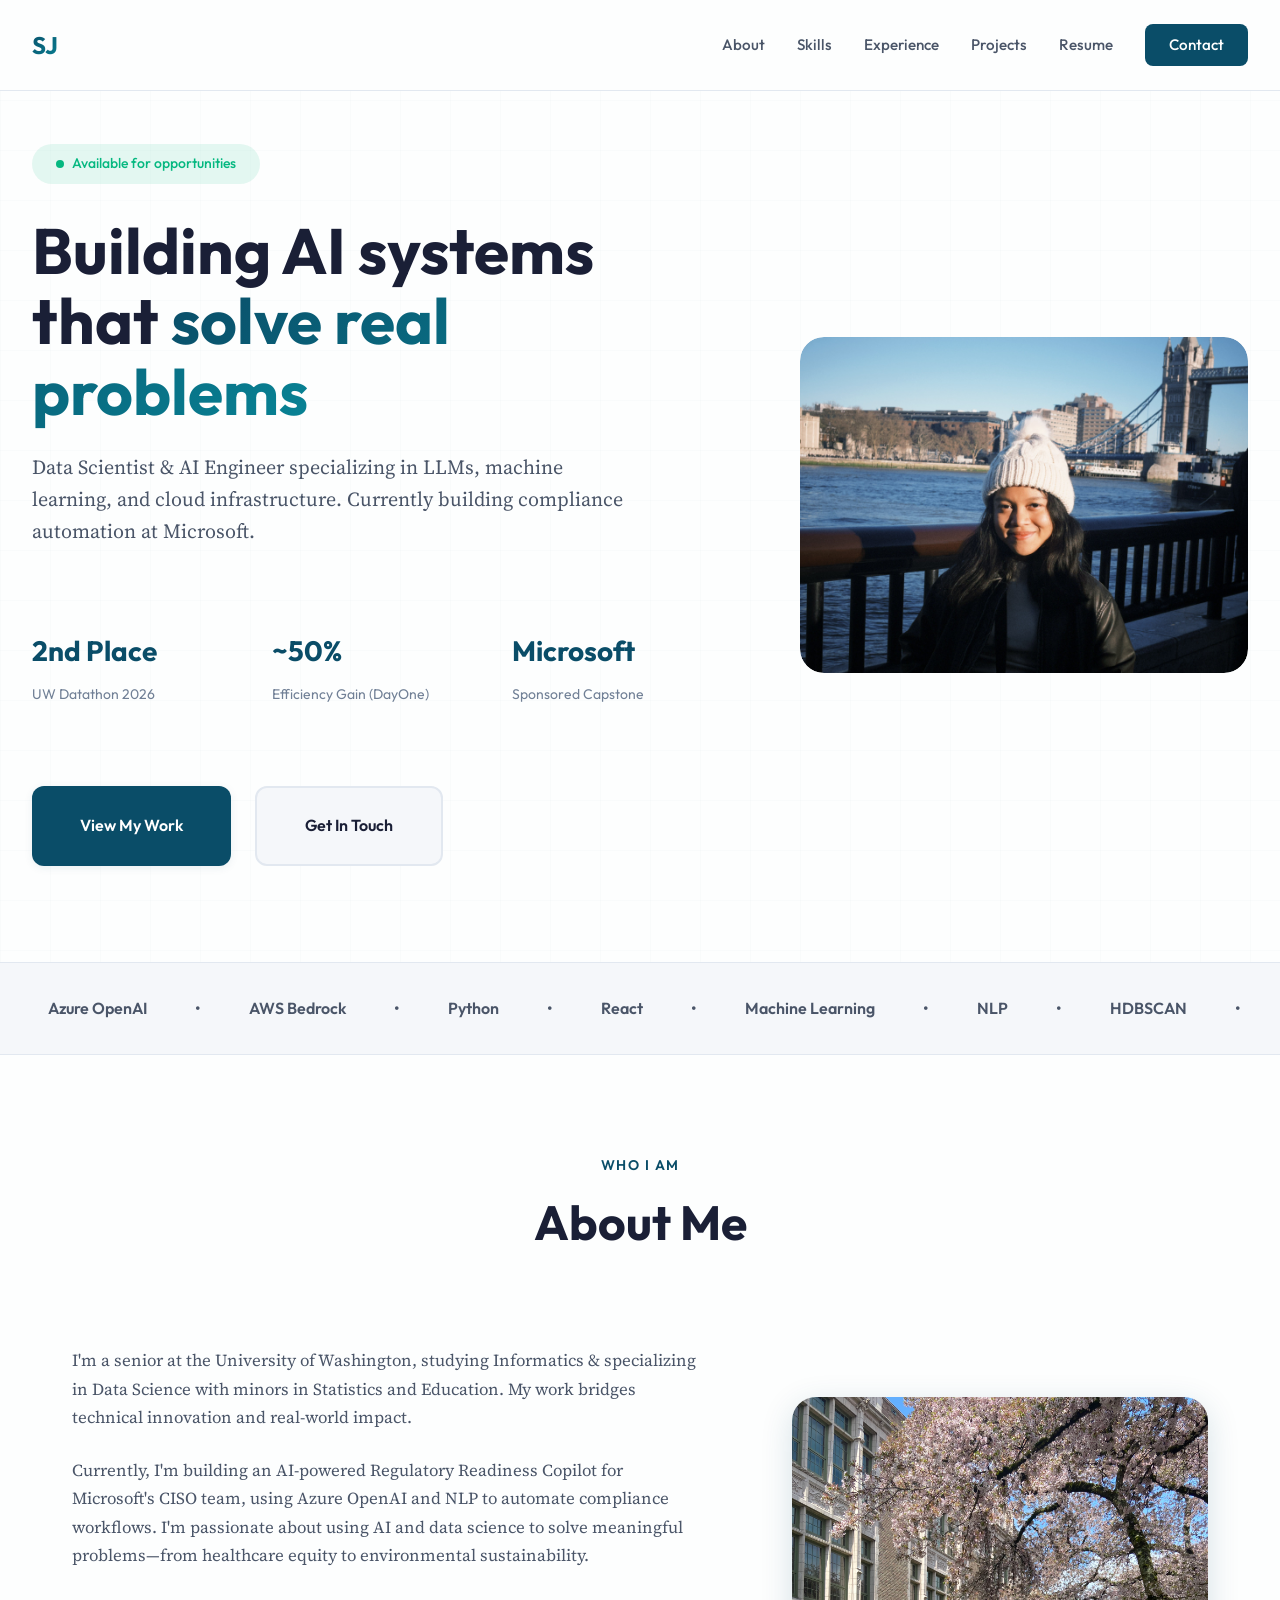
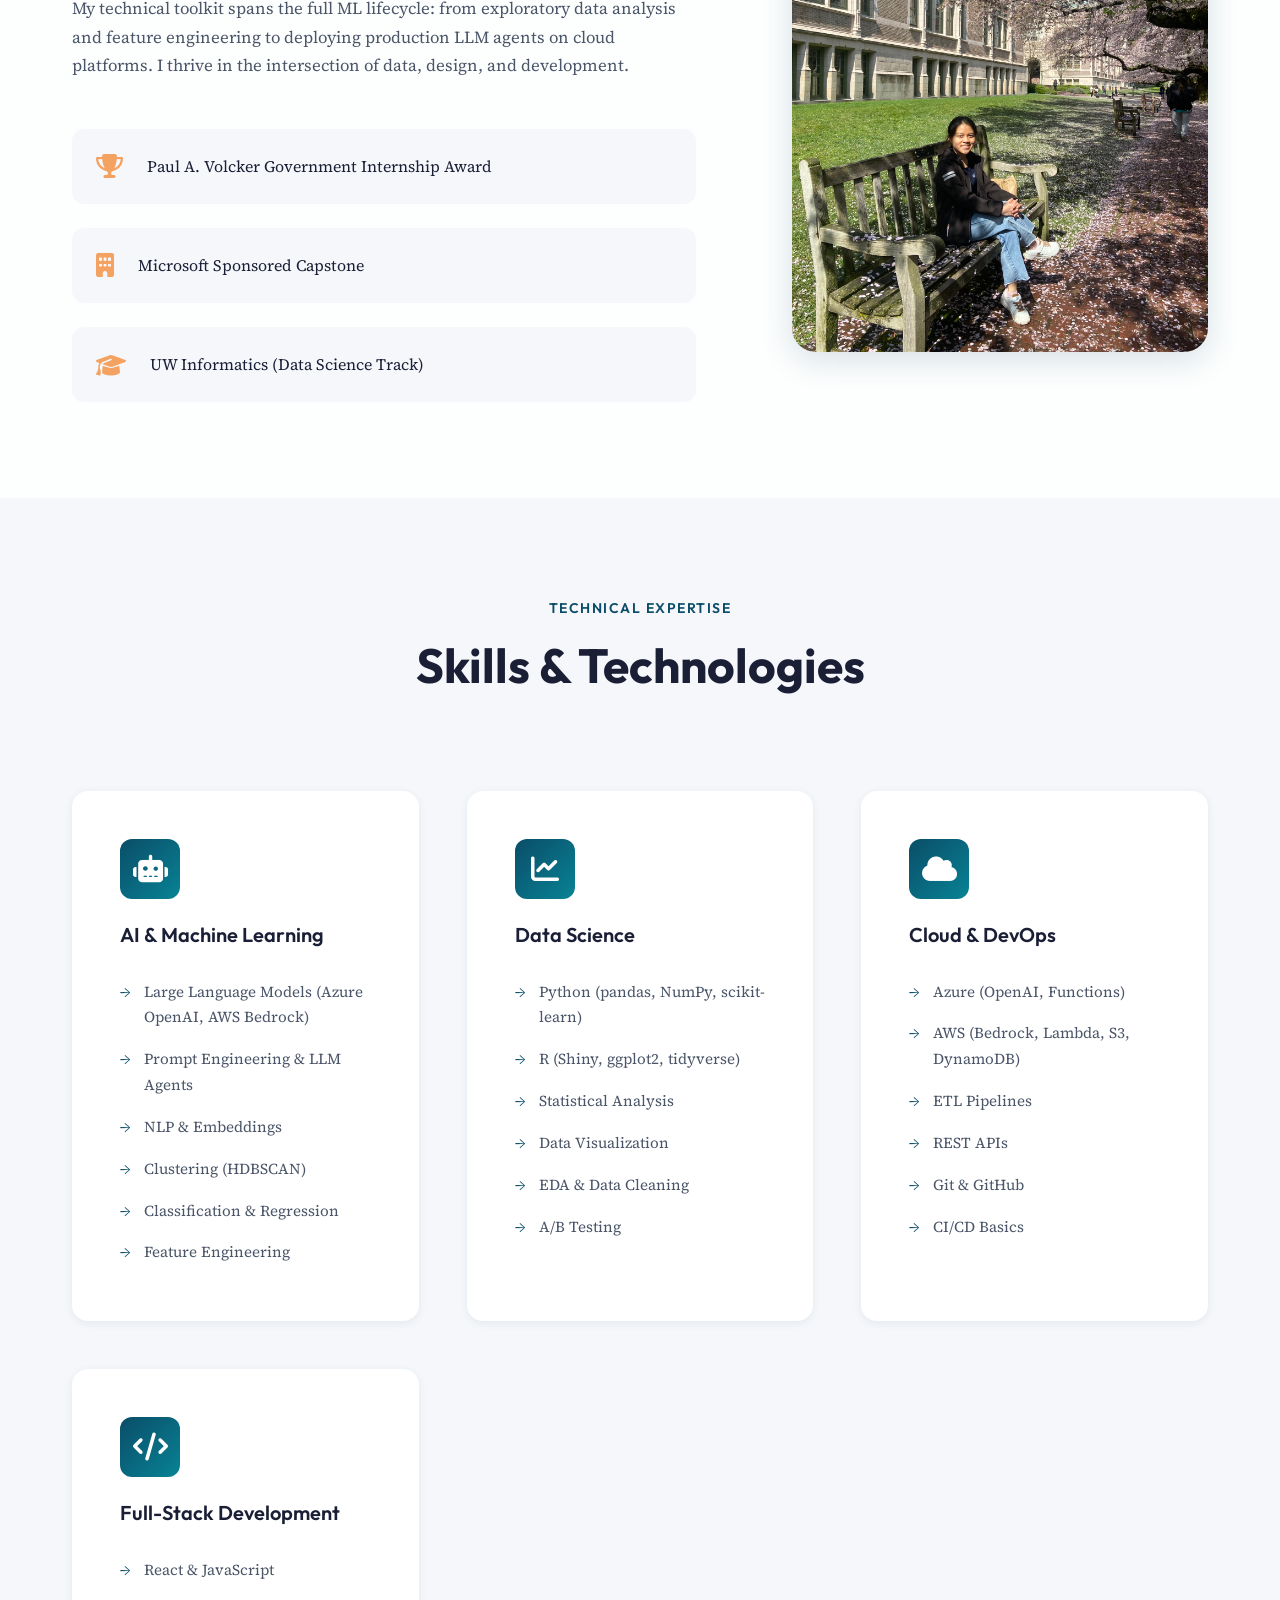
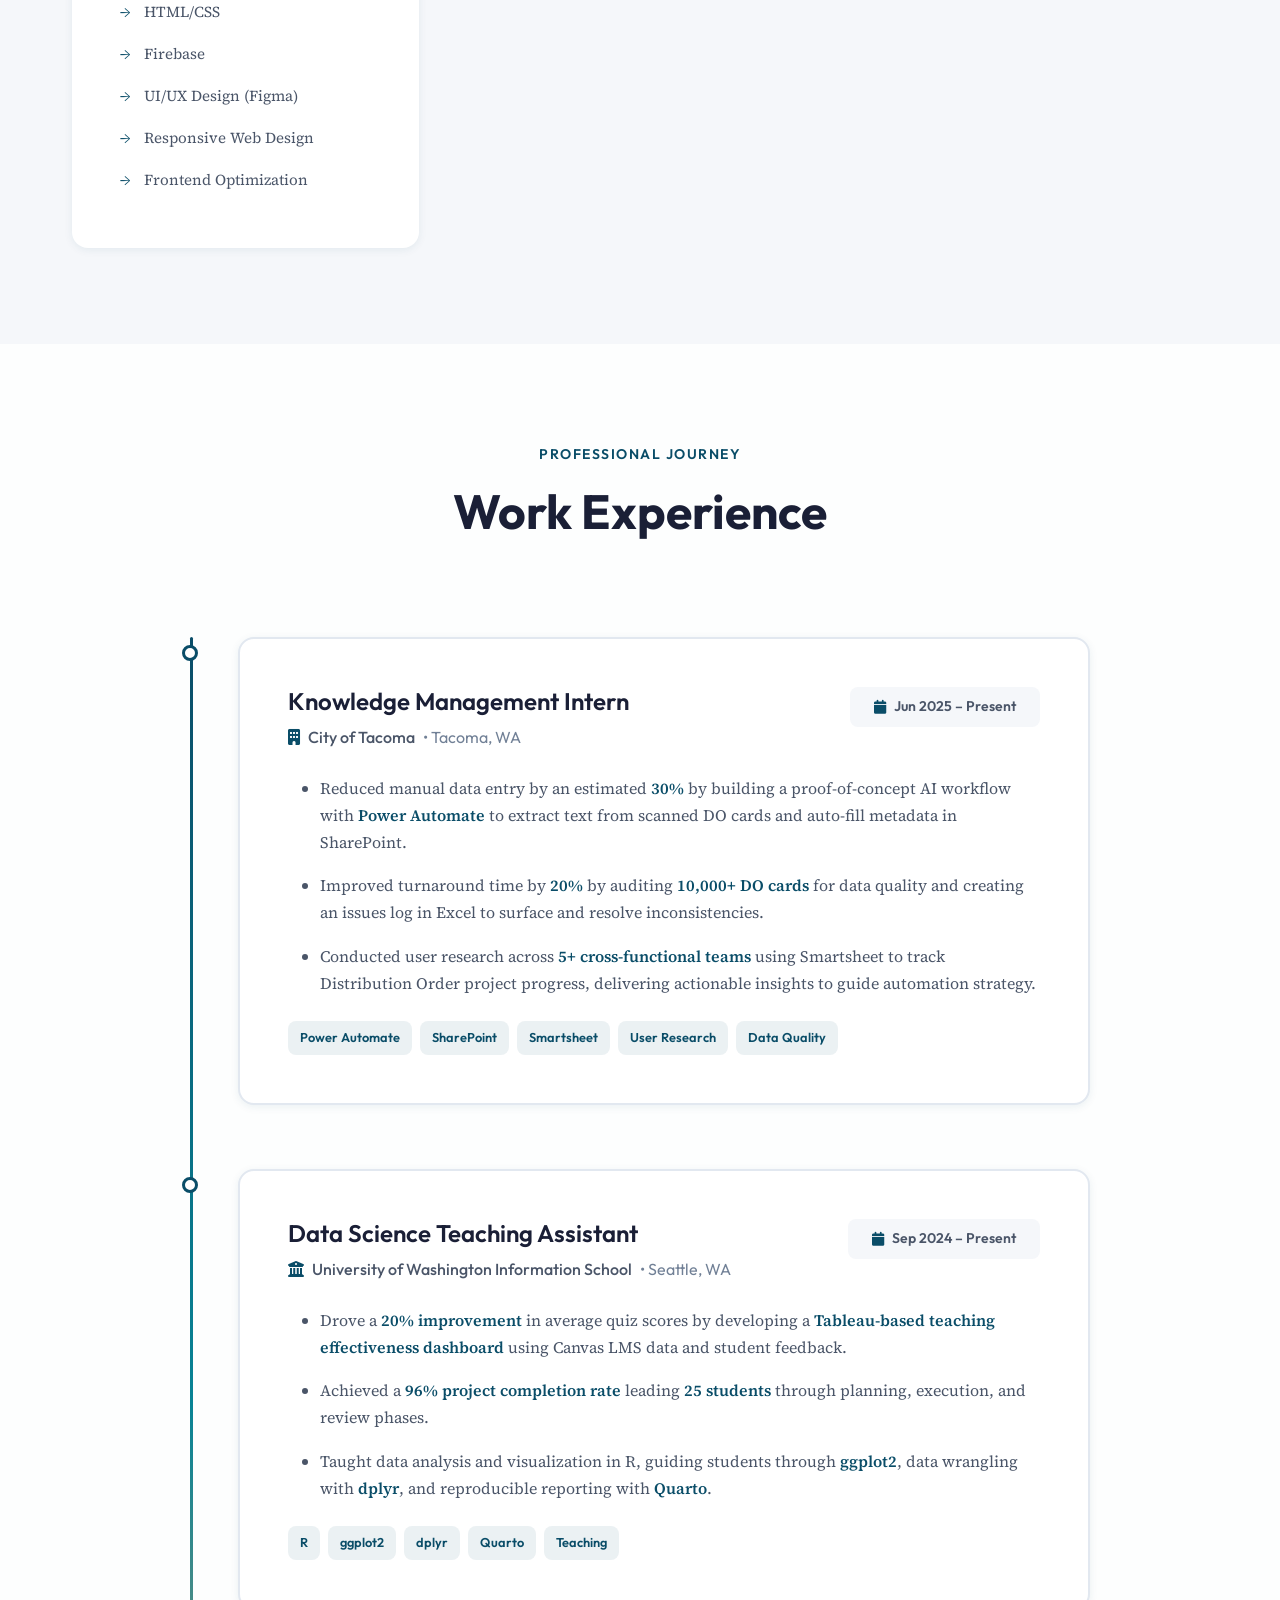
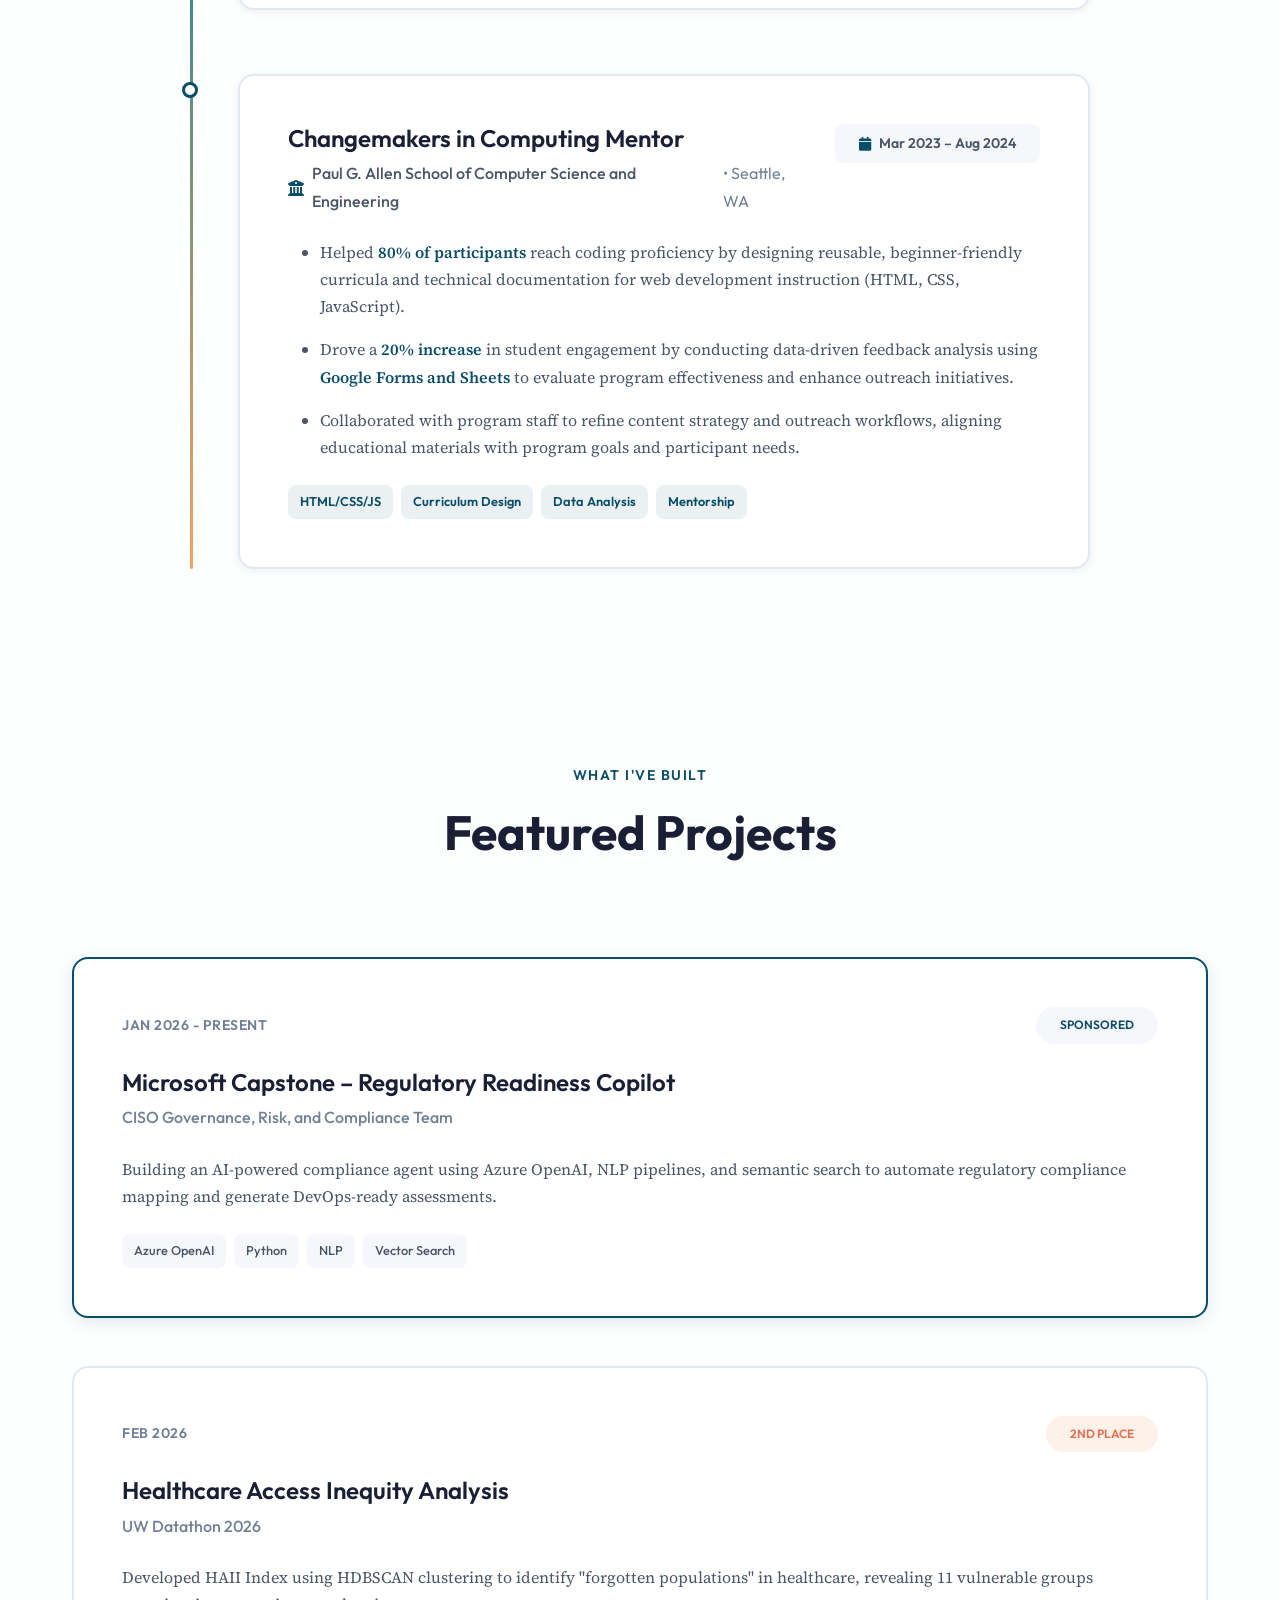
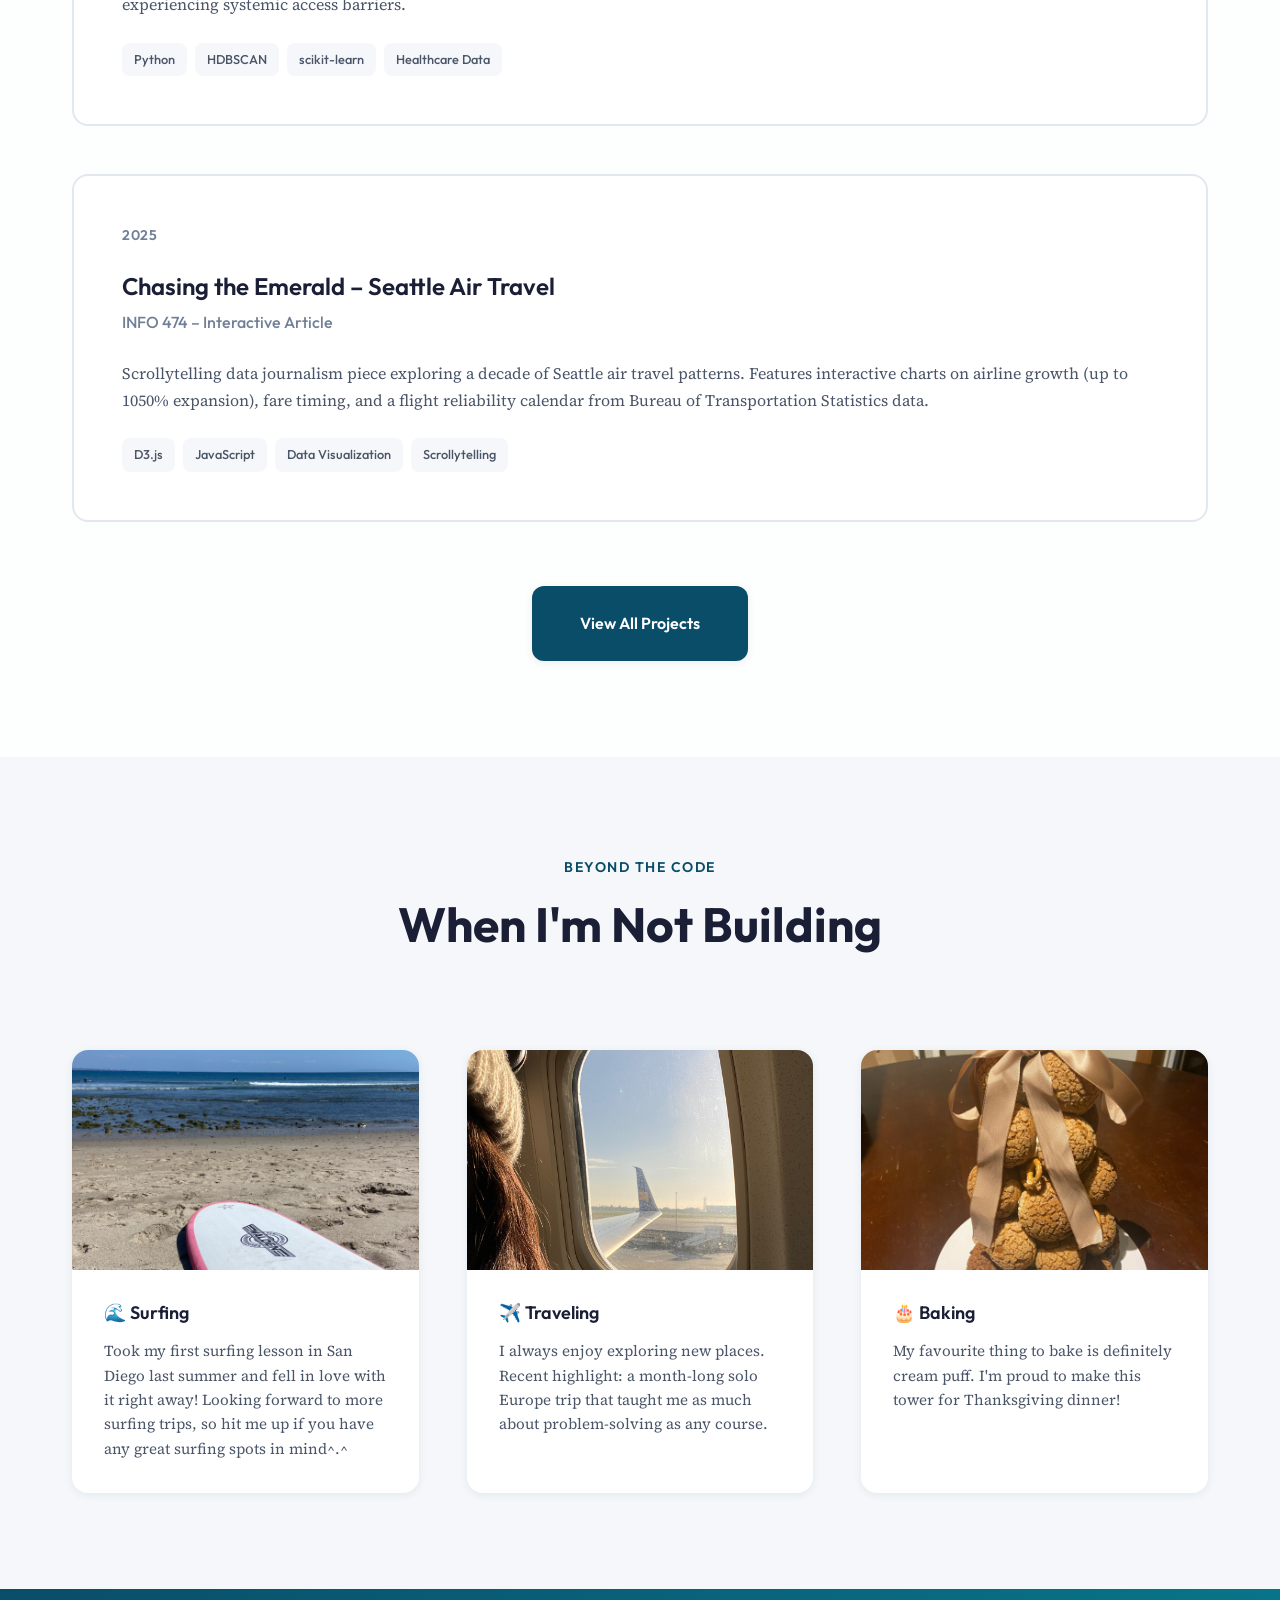
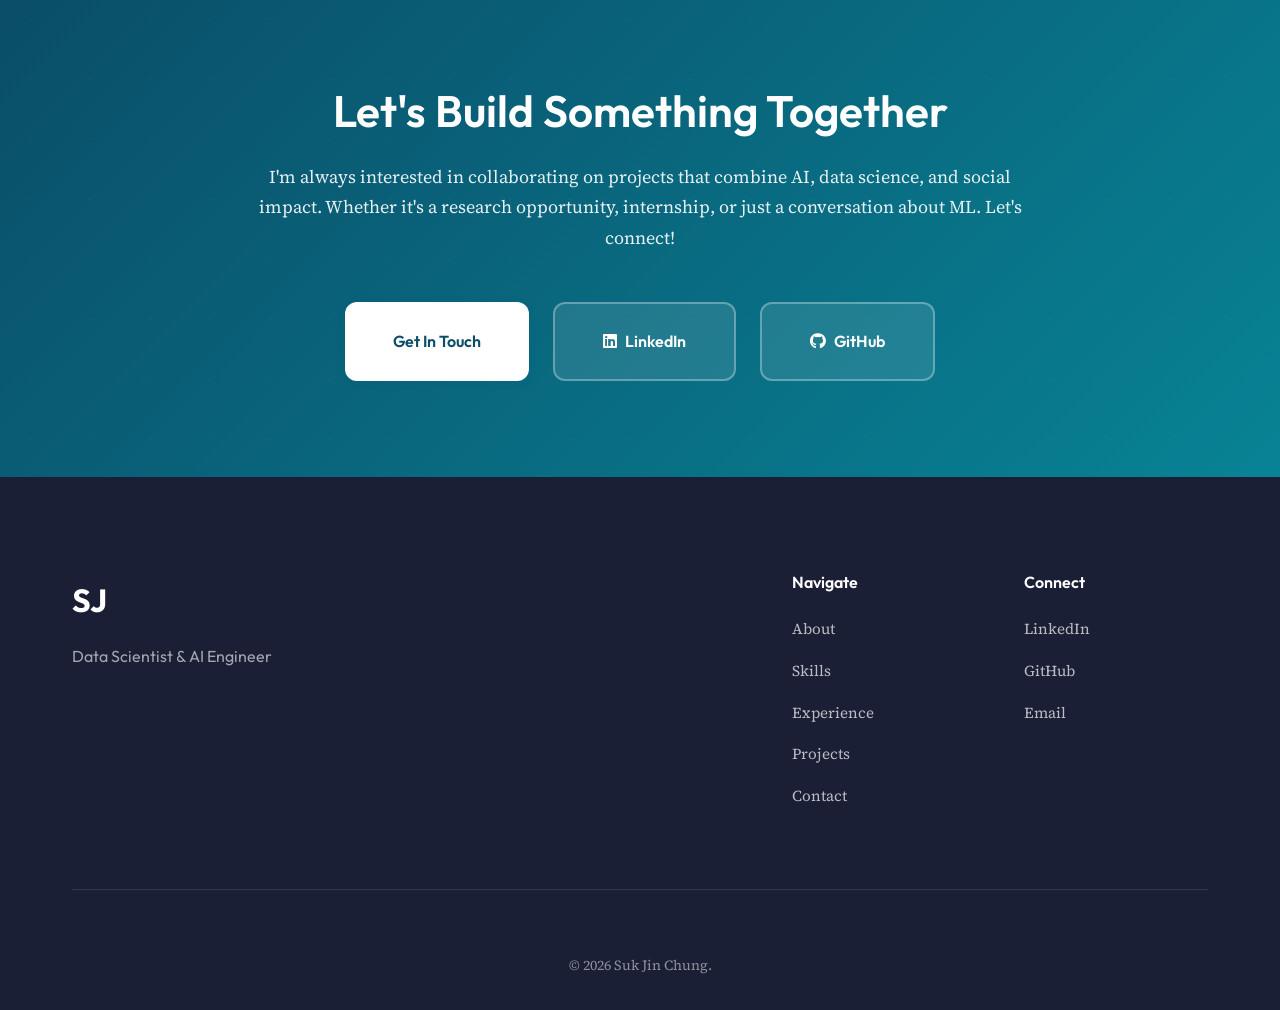
<file: index.html>
<!DOCTYPE html>
<html lang="en">
<head>
    <meta charset="UTF-8">
    <meta name="viewport" content="width=device-width, initial-scale=1.0">
    <title>Suk Jin Chung | Data Scientist & AI Engineer</title>
    <link rel="stylesheet" href="style.css">
    <link rel="stylesheet" href="https://cdnjs.cloudflare.com/ajax/libs/font-awesome/6.5.0/css/all.min.css">
    <link href="https://fonts.googleapis.com/css2?family=Outfit:wght@300;400;600;700&family=Source+Serif+4:wght@400;600&display=swap" rel="stylesheet">
</head>
<body>
    <!-- Navigation -->
    <nav class="navbar">
        <div class="nav-container">
            <a href="index.html" class="logo">SJ</a>
            <div class="nav-links">
                <a href="#about">About</a>
                <a href="#skills">Skills</a>
                <a href="#work-experience">Experience</a>
                <a href="projects.html">Projects</a>
                <a href="https://drive.google.com/file/d/1E3BmGtXqTjjWE23sY1jt9Fu-PN_alhCa/view?usp=drive_link" target="_blank">Resume</a>
                <a href="contact.html" class="nav-cta">Contact</a>
            </div>
            <button class="mobile-toggle" aria-label="Toggle menu">
                <span></span>
                <span></span>
                <span></span>
            </button>
        </div>
    </nav>

    <!-- Hero Section -->
    <section class="hero">
        <div class="hero-container">
            <div class="hero-content">
                <div class="hero-badge">
                    <span class="badge-dot"></span>
                    Available for opportunities
                </div>
                <h1 class="hero-title">
                    Building AI systems that <span class="highlight">solve real problems</span>
                </h1>
                <p class="hero-subtitle">
                    Data Scientist & AI Engineer specializing in LLMs, machine learning, and cloud infrastructure. 
                    Currently building compliance automation at Microsoft.
                </p>
                <div class="hero-stats">
                    <div class="stat">
                        <div class="stat-number">2nd Place</div>
                        <div class="stat-label">UW Datathon 2026</div>
                    </div>
                    <div class="stat">
                        <div class="stat-number">~50%</div>
                        <div class="stat-label">Efficiency Gain (DayOne)</div>
                    </div>
                    <div class="stat">
                        <div class="stat-number">Microsoft</div>
                        <div class="stat-label">Sponsored Capstone</div>
                    </div>
                </div>
                <div class="hero-cta">
                    <a href="projects.html" class="btn btn-primary">View My Work</a>
                    <a href="contact.html" class="btn btn-secondary">Get In Touch</a>
                </div>
            </div>
            <div class="hero-image">
                <div class="image-wrapper">
                    <img src="assets/london_headshot.JPG" alt="Suk Jin Chung">
                    <div class="image-decoration"></div>
                </div>
            </div>
        </div>
        <div class="hero-background">
            <div class="grid-overlay"></div>
        </div>
    </section>

    <!-- Tech Stack Marquee -->
    <section class="tech-marquee">
        <div class="marquee">
            <div class="marquee-content">
                <span>Azure OpenAI</span>
                <span>•</span>
                <span>AWS Bedrock</span>
                <span>•</span>
                <span>Python</span>
                <span>•</span>
                <span>React</span>
                <span>•</span>
                <span>Machine Learning</span>
                <span>•</span>
                <span>NLP</span>
                <span>•</span>
                <span>HDBSCAN</span>
                <span>•</span>
                <span>scikit-learn</span>
                <span>•</span>
            </div>
            <div class="marquee-content" aria-hidden="true">
                <span>Azure OpenAI</span>
                <span>•</span>
                <span>AWS Bedrock</span>
                <span>•</span>
                <span>Python</span>
                <span>•</span>
                <span>React</span>
                <span>•</span>
                <span>Machine Learning</span>
                <span>•</span>
                <span>NLP</span>
                <span>•</span>
                <span>HDBSCAN</span>
                <span>•</span>
                <span>scikit-learn</span>
                <span>•</span>
            </div>
        </div>
    </section>

    <!-- About Section -->
    <section id="about" class="about">
        <div class="container">
            <div class="section-header">
                <span class="section-label">Who I Am</span>
                <h2 class="section-title">About Me</h2>
            </div>
            <div class="about-grid">
                <div class="about-text">
                    <p class="lead">
                        I'm a senior at the University of Washington, studying Informatics & specializing in Data Science with minors 
                        in Statistics and Education. My work bridges technical innovation and real-world impact.
                    </p>
                    <p>
                        Currently, I'm building an AI-powered Regulatory Readiness Copilot for Microsoft's CISO team, 
                        using Azure OpenAI and NLP to automate compliance workflows. I'm passionate about using AI 
                        and data science to solve meaningful problems—from healthcare equity to environmental sustainability.
                    </p>
                    <p>
                        My technical toolkit spans the full ML lifecycle: from exploratory data analysis and feature 
                        engineering to deploying production LLM agents on cloud platforms. I thrive in the intersection 
                        of data, design, and development.
                    </p>
                    <div class="about-highlights">
                        <div class="highlight-item">
                            <i class="fas fa-trophy"></i>
                            <span>Paul A. Volcker Government Internship Award</span>
                        </div>
                        <div class="highlight-item">
                            <i class="fas fa-building"></i>
                            <span>Microsoft Sponsored Capstone</span>
                        </div>
                        <div class="highlight-item">
                            <i class="fas fa-graduation-cap"></i>
                            <span>UW Informatics (Data Science Track)</span>
                        </div>
                    </div>
                </div>
                <div class="about-image">
                    <img src="assets/quad2.jpeg" alt="Suk Jin at UW">
                </div>
            </div>
        </div>
    </section>

    <!-- Skills Section -->
    <section id="skills" class="skills">
        <div class="container">
            <div class="section-header">
                <span class="section-label">Technical Expertise</span>
                <h2 class="section-title">Skills & Technologies</h2>
            </div>
            <div class="skills-grid">
                <div class="skill-category">
                    <div class="skill-icon">
                        <i class="fas fa-robot"></i>
                    </div>
                    <h3>AI & Machine Learning</h3>
                    <ul>
                        <li>Large Language Models (Azure OpenAI, AWS Bedrock)</li>
                        <li>Prompt Engineering & LLM Agents</li>
                        <li>NLP & Embeddings</li>
                        <li>Clustering (HDBSCAN)</li>
                        <li>Classification & Regression</li>
                        <li>Feature Engineering</li>
                    </ul>
                </div>
                <div class="skill-category">
                    <div class="skill-icon">
                        <i class="fas fa-chart-line"></i>
                    </div>
                    <h3>Data Science</h3>
                    <ul>
                        <li>Python (pandas, NumPy, scikit-learn)</li>
                        <li>R (Shiny, ggplot2, tidyverse)</li>
                        <li>Statistical Analysis</li>
                        <li>Data Visualization</li>
                        <li>EDA & Data Cleaning</li>
                        <li>A/B Testing</li>
                    </ul>
                </div>
                <div class="skill-category">
                    <div class="skill-icon">
                        <i class="fas fa-cloud"></i>
                    </div>
                    <h3>Cloud & DevOps</h3>
                    <ul>
                        <li>Azure (OpenAI, Functions)</li>
                        <li>AWS (Bedrock, Lambda, S3, DynamoDB)</li>
                        <li>ETL Pipelines</li>
                        <li>REST APIs</li>
                        <li>Git & GitHub</li>
                        <li>CI/CD Basics</li>
                    </ul>
                </div>
                <div class="skill-category">
                    <div class="skill-icon">
                        <i class="fas fa-code"></i>
                    </div>
                    <h3>Full-Stack Development</h3>
                    <ul>
                        <li>React & JavaScript</li>
                        <li>HTML/CSS</li>
                        <li>Firebase</li>
                        <li>UI/UX Design (Figma)</li>
                        <li>Responsive Web Design</li>
                        <li>Frontend Optimization</li>
                    </ul>
                </div>
            </div>
        </div>
    </section>

    <!-- Work Experience Section -->
    <section id="work-experience" class="work-experience">
        <div class="container">
            <div class="section-header">
                <span class="section-label">Professional Journey</span>
                <h2 class="section-title">Work Experience</h2>
            </div>
            <div class="timeline">

                <!-- Knowledge Management Intern -->
                <div class="timeline-item">
                    <div class="timeline-marker"></div>
                    <div class="timeline-content">
                        <div class="experience-header">
                            <div>
                                <h3>Knowledge Management Intern</h3>
                                <p class="company">
                                    <i class="fas fa-building"></i>
                                    City of Tacoma
                                    <span class="location">• Tacoma, WA</span>
                                </p>
                            </div>
                            <div class="date-badge">
                                <i class="fas fa-calendar"></i>
                                Jun 2025 – Present
                            </div>
                        </div>
                        <ul class="responsibilities">
                            <li>Reduced manual data entry by an estimated <strong>30%</strong> by building a proof-of-concept AI workflow with <strong>Power Automate</strong> to extract text from scanned DO cards and auto-fill metadata in SharePoint.</li>
                            <li>Improved turnaround time by <strong>20%</strong> by auditing <strong>10,000+ DO cards</strong> for data quality and creating an issues log in Excel to surface and resolve inconsistencies.</li>
                            <li>Conducted user research across <strong>5+ cross-functional teams</strong> using Smartsheet to track Distribution Order project progress, delivering actionable insights to guide automation strategy.</li>
                        </ul>
                        <div class="experience-tags">
                            <span class="tag">Power Automate</span>
                            <span class="tag">SharePoint</span>
                            <span class="tag">Smartsheet</span>
                            <span class="tag">User Research</span>
                            <span class="tag">Data Quality</span>
                        </div>
                    </div>
                </div>

                <!-- Data Science TA -->
                <div class="timeline-item">
                    <div class="timeline-marker"></div>
                    <div class="timeline-content">
                        <div class="experience-header">
                            <div>
                                <h3>Data Science Teaching Assistant</h3>
                                <p class="company">
                                    <i class="fas fa-university"></i>
                                    University of Washington Information School
                                    <span class="location">• Seattle, WA</span>
                                </p>
                            </div>
                            <div class="date-badge">
                                <i class="fas fa-calendar"></i>
                                Sep 2024 – Present
                            </div>
                        </div>
                        <ul class="responsibilities">
                            <li>Drove a <strong>20% improvement</strong> in average quiz scores by developing a <strong>Tableau-based teaching effectiveness dashboard</strong> using Canvas LMS data and student feedback.</li>
                            <li>Achieved a <strong>96% project completion rate</strong> leading <strong>25 students</strong> through planning, execution, and review phases.</li>
                            <li>Taught data analysis and visualization in R, guiding students through <strong>ggplot2</strong>, data wrangling with <strong>dplyr</strong>, and reproducible reporting with <strong>Quarto</strong>.</li>
                        </ul>
                        <div class="experience-tags">
                            <span class="tag">R</span>
                            <span class="tag">ggplot2</span>
                            <span class="tag">dplyr</span>
                            <span class="tag">Quarto</span>
                            <span class="tag">Teaching</span>
                        </div>
                    </div>
                </div>

                <!-- Changemakers Mentor -->
                <div class="timeline-item">
                    <div class="timeline-marker"></div>
                    <div class="timeline-content">
                        <div class="experience-header">
                            <div>
                                <h3>Changemakers in Computing Mentor</h3>
                                <p class="company">
                                    <i class="fas fa-university"></i>
                                    Paul G. Allen School of Computer Science and Engineering
                                    <span class="location">• Seattle, WA</span>
                                </p>
                            </div>
                            <div class="date-badge">
                                <i class="fas fa-calendar"></i>
                                Mar 2023 – Aug 2024
                            </div>
                        </div>
                        <ul class="responsibilities">
                            <li>Helped <strong>80% of participants</strong> reach coding proficiency by designing reusable, beginner-friendly curricula and technical documentation for web development instruction (HTML, CSS, JavaScript).</li>
                            <li>Drove a <strong>20% increase</strong> in student engagement by conducting data-driven feedback analysis using <strong>Google Forms and Sheets</strong> to evaluate program effectiveness and enhance outreach initiatives.</li>
                            <li>Collaborated with program staff to refine content strategy and outreach workflows, aligning educational materials with program goals and participant needs.</li>
                        </ul>
                        <div class="experience-tags">
                            <span class="tag">HTML/CSS/JS</span>
                            <span class="tag">Curriculum Design</span>
                            <span class="tag">Data Analysis</span>
                            <span class="tag">Mentorship</span>
                        </div>
                    </div>
                </div>

            </div>
        </div>
    </section>

    <!-- Featured Projects Section -->
    <section id="featured-projects" class="experience">
        <div class="container">
            <div class="section-header">
                <span class="section-label">What I've Built</span>
                <h2 class="section-title">Featured Projects</h2>
            </div>
            <div class="experience-grid">
                <div class="experience-card featured">
                    <div class="card-header">
                        <span class="card-label">Jan 2026 - Present</span>
                        <span class="card-badge">Sponsored</span>
                    </div>
                    <h3>Microsoft Capstone – Regulatory Readiness Copilot</h3>
                    <p class="card-subtitle">CISO Governance, Risk, and Compliance Team</p>
                    <p class="card-description">
                        Building an AI-powered compliance agent using Azure OpenAI, NLP pipelines, and semantic 
                        search to automate regulatory compliance mapping and generate DevOps-ready assessments.
                    </p>
                    <div class="card-tech">
                        <span>Azure OpenAI</span>
                        <span>Python</span>
                        <span>NLP</span>
                        <span>Vector Search</span>
                    </div>
                </div>

                <div class="experience-card">
                    <div class="card-header">
                        <span class="card-label">Feb 2026</span>
                        <span class="card-badge award">2nd Place</span>
                    </div>
                    <h3>Healthcare Access Inequity Analysis</h3>
                    <p class="card-subtitle">UW Datathon 2026</p>
                    <p class="card-description">
                        Developed HAII Index using HDBSCAN clustering to identify "forgotten populations" in 
                        healthcare, revealing 11 vulnerable groups experiencing systemic access barriers.
                    </p>
                    <div class="card-tech">
                        <span>Python</span>
                        <span>HDBSCAN</span>
                        <span>scikit-learn</span>
                        <span>Healthcare Data</span>
                    </div>
                </div>

                <div class="experience-card">
                    <div class="card-header">
                        <span class="card-label">2025</span>
                    </div>
                    <h3>Chasing the Emerald – Seattle Air Travel</h3>
                    <p class="card-subtitle">INFO 474 – Interactive Article</p>
                    <p class="card-description">
                        Scrollytelling data journalism piece exploring a decade of Seattle air travel patterns.
                        Features interactive charts on airline growth (up to 1050% expansion), fare timing, and
                        a flight reliability calendar from Bureau of Transportation Statistics data.
                    </p>
                    <div class="card-tech">
                        <span>D3.js</span>
                        <span>JavaScript</span>
                        <span>Data Visualization</span>
                        <span>Scrollytelling</span>
                    </div>
                </div>
            </div>
            <div class="experience-cta">
                <a href="projects.html" class="btn btn-primary">View All Projects</a>
            </div>
        </div>
    </section>

    <!-- Personal Touch -->
    <section class="personal">
        <div class="container">
            <div class="section-header">
                <span class="section-label">Beyond the Code</span>
                <h2 class="section-title">When I'm Not Building</h2>
            </div>
            <div class="personal-grid">
                <div class="personal-card">
                    <div class="personal-image">
                        <img src="assets/surfing.jpeg" alt="Surfing">
                    </div>
                    <div class="personal-content">
                        <h3>🌊 Surfing</h3>
                        <p>Took my first surfing lesson in San Diego last summer and fell in love with it right away! Looking forward to more surfing trips, so hit me up if you have any great surfing spots in mind^.^</p>
                    </div>
                </div>
                <div class="personal-card">
                    <div class="personal-image">
                        <img src="assets/flight_pic.jpeg" alt="Travel">
                    </div>
                    <div class="personal-content">
                        <h3>✈️ Traveling</h3>
                        <p>I always enjoy exploring new places. Recent highlight: a month-long solo Europe trip that taught me as much about problem-solving as any course.</p>
                    </div>
                </div>
                <div class="personal-card">
                    <div class="personal-image">
                        <img src="assets/creampuff.jpeg" alt="Baking">
                    </div>
                    <div class="personal-content">
                        <h3>🎂 Baking</h3>
                        <p>My favourite thing to bake is definitely cream puff. I'm proud to make this tower for Thanksgiving dinner!</p>
                    </div>
                </div>
            </div>
        </div>
    </section>

    <!-- CTA Section -->
    <section class="cta">
        <div class="container">
            <div class="cta-content">
                <h2>Let's Build Something Together</h2>
                <p>
                    I'm always interested in collaborating on projects that combine AI, data science, and social impact. 
                    Whether it's a research opportunity, internship, or just a conversation about ML. Let's connect!
                </p>
                <div class="cta-buttons">
                    <a href="contact.html" class="btn btn-primary">Get In Touch</a>
                    <a href="https://www.linkedin.com/in/suk-jin003/" target="_blank" class="btn btn-secondary">
                        <i class="fab fa-linkedin"></i> LinkedIn
                    </a>
                    <a href="https://github.com/sukjin620" target="_blank" class="btn btn-secondary">
                        <i class="fab fa-github"></i> GitHub
                    </a>
                </div>
            </div>
        </div>
    </section>

    <!-- Footer -->
    <footer class="footer">
        <div class="container">
            <div class="footer-content">
                <div class="footer-left">
                    <div class="footer-logo">SJ</div>
                    <p>Data Scientist & AI Engineer</p>
                </div>
                <div class="footer-links">
                    <div class="footer-column">
                        <h4>Navigate</h4>
                        <a href="#about">About</a>
                        <a href="#skills">Skills</a>
                        <a href="#work-experience">Experience</a>
                        <a href="projects.html">Projects</a>
                        <a href="contact.html">Contact</a>
                    </div>
                    <div class="footer-column">
                        <h4>Connect</h4>
                        <a href="https://www.linkedin.com/in/suk-jin003/" target="_blank">LinkedIn</a>
                        <a href="https://github.com/sukjin620" target="_blank">GitHub</a>
                        <a href="/cdn-cgi/l/email-protection#a7dec8d2d589c2cac6cecbe7c2dfc6cad7cbc289c4c8ca">Email</a>
                    </div>
                </div>
            </div>
            <div class="footer-bottom">
                <p>&copy; 2026 Suk Jin Chung.</p>
            </div>
        </div>
    </footer>

    <script src="script.js"></script>
</body> 
</html>
</file>
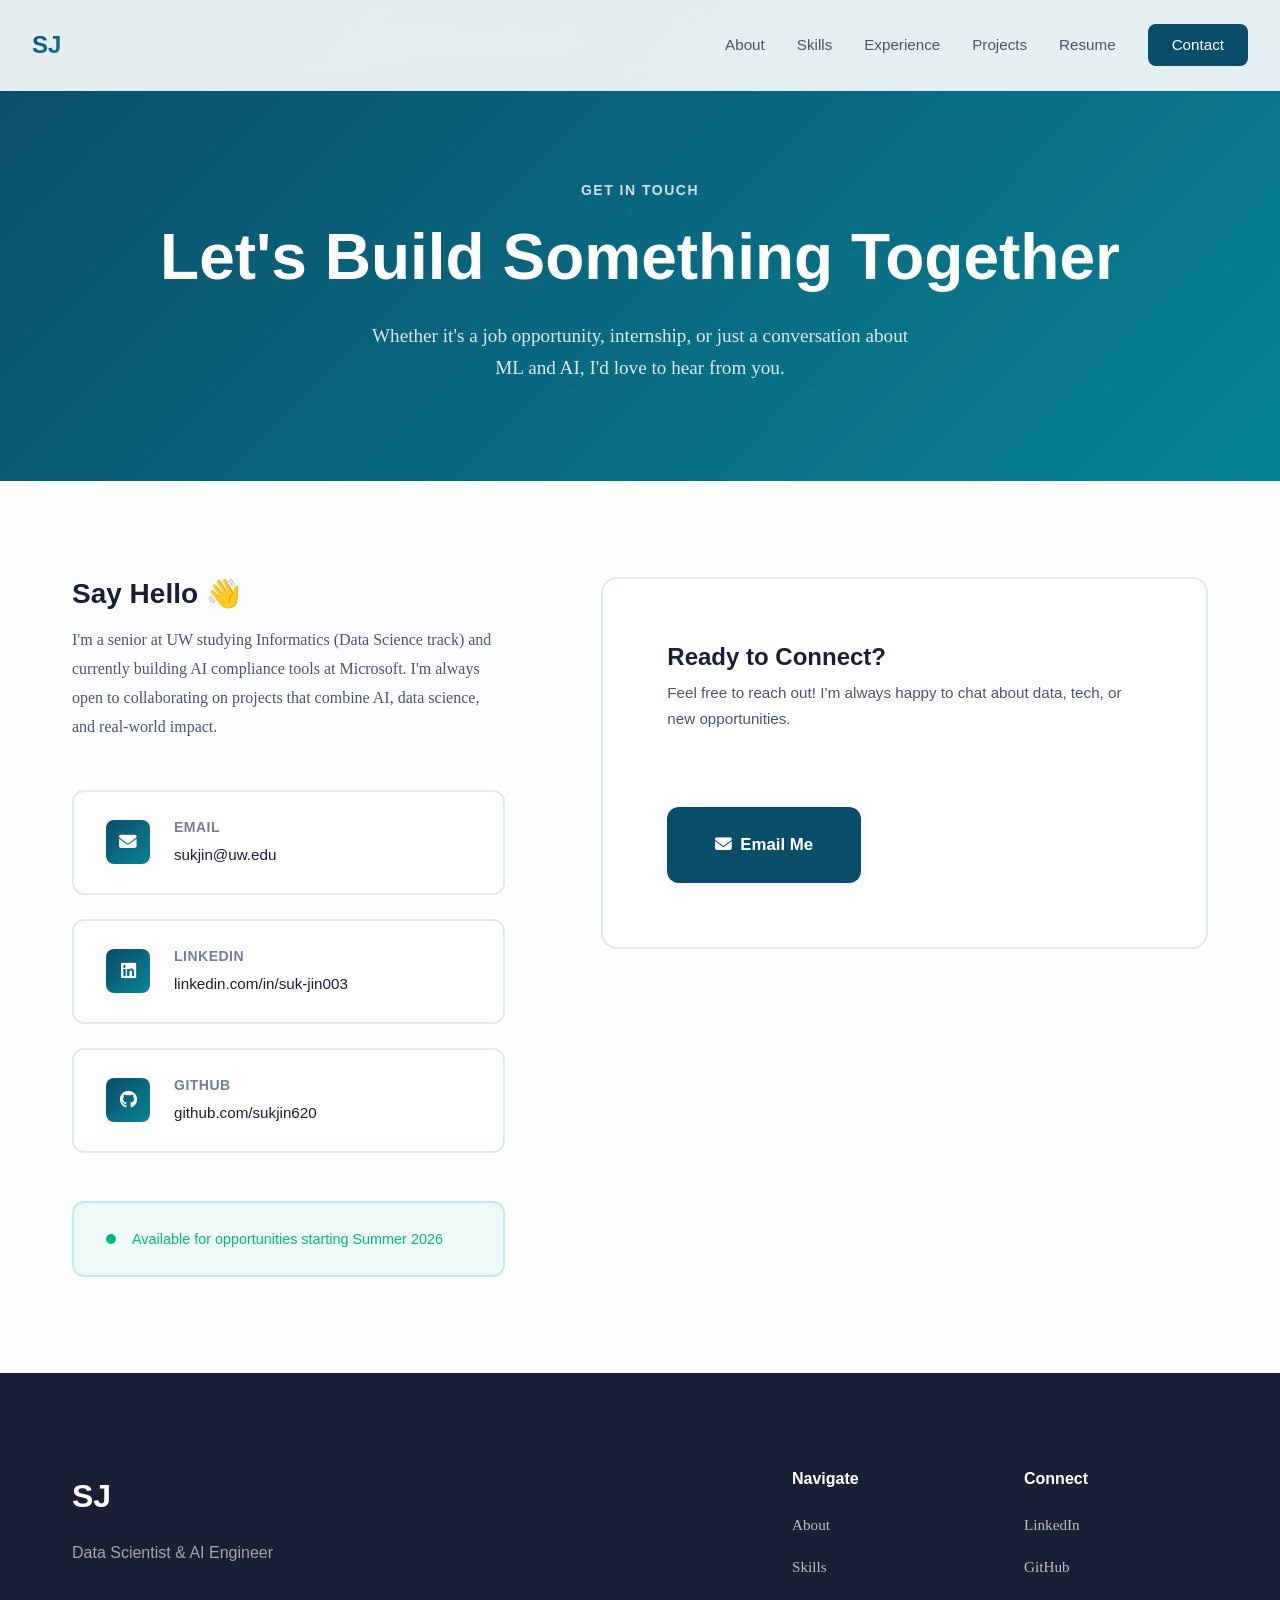
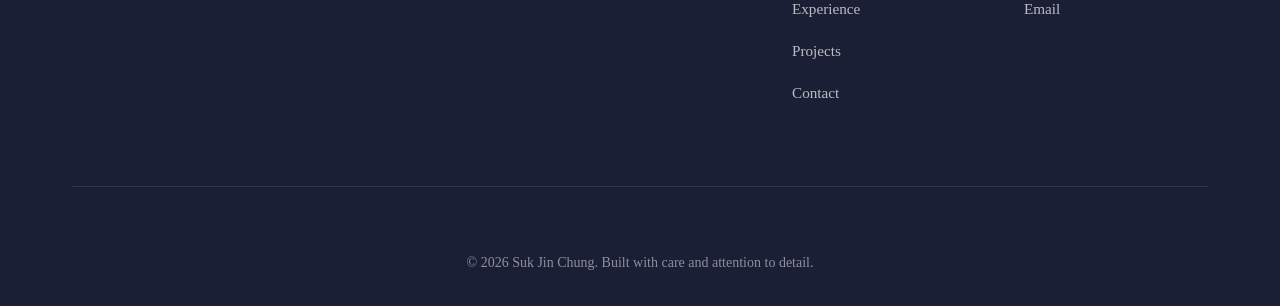
<file: contact.html>
<!DOCTYPE html>
<html lang="en">
<head>
    <meta charset="UTF-8">
    <meta name="viewport" content="width=device-width, initial-scale=1.0">
    <title>Contact | Suk Jin Chung</title>
    <link rel="stylesheet" href="style.css">
    <link rel="stylesheet" href="contact-style.css">
    <link rel="stylesheet" href="https://cdnjs.cloudflare.com/ajax/libs/font-awesome/6.5.0/css/all.min.css">
</head>
<body>

    <!-- Navigation -->
    <nav class="navbar">
        <div class="nav-container">
            <a href="index.html" class="logo">SJ</a>
            <div class="nav-links">
                <a href="index.html#about">About</a>
                <a href="index.html#skills">Skills</a>
                <a href="index.html#work-experience">Experience</a>
                <a href="projects.html">Projects</a>
                <a href="https://drive.google.com/file/d/1E3BmGtXqTjjWE23sY1jt9Fu-PN_alhCa/view?usp=drive_link" target="_blank">Resume</a>
                <a href="contact.html" class="nav-cta active">Contact</a>
            </div>
            <button class="mobile-toggle" aria-label="Toggle menu">
                <span></span>
                <span></span>
                <span></span>
            </button>
        </div>
    </nav>

    <!-- Hero -->
    <section class="contact-hero">
        <div class="contact-hero-content">
            <span class="section-label">Get In Touch</span>
            <h1>Let's Build Something Together</h1>
            <p>
                Whether it's a job opportunity, internship, or just a conversation
                about ML and AI, I'd love to hear from you.
            </p>
        </div>
    </section>

    <!-- Contact Body -->
    <section class="contact-section">
        <div class="container">
            <div class="contact-grid">

                <!-- Left: Info -->
                <div class="contact-info">

                    <div class="contact-intro">
                        <h2>Say Hello 👋</h2>
                        <p>
                            I'm a senior at UW studying Informatics (Data Science track) and currently
                            building AI compliance tools at Microsoft. I'm always open to collaborating
                            on projects that combine AI, data science, and real-world impact.
                        </p>
                    </div>

                    <div class="contact-methods">
                        <a href="mailto:sukjin@uw.edu" class="contact-method">
                            <div class="contact-method-icon">
                                <i class="fas fa-envelope"></i>
                            </div>
                            <div class="contact-method-text">
                                <strong>Email</strong>
                                <span>sukjin@uw.edu</span>
                            </div>
                        </a>
                        <a href="https://www.linkedin.com/in/suk-jin003/" target="_blank" class="contact-method">
                            <div class="contact-method-icon">
                                <i class="fab fa-linkedin"></i>
                            </div>
                            <div class="contact-method-text">
                                <strong>LinkedIn</strong>
                                <span>linkedin.com/in/suk-jin003</span>
                            </div>
                        </a>
                        <a href="https://github.com/sukjin620" target="_blank" class="contact-method">
                            <div class="contact-method-icon">
                                <i class="fab fa-github"></i>
                            </div>
                            <div class="contact-method-text">
                                <strong>GitHub</strong>
                                <span>github.com/sukjin620</span>
                            </div>
                        </a>
                    </div>

                    <div class="contact-availability">
                        <div class="availability-dot"></div>
                        <p>Available for opportunities starting Summer 2026</p>
                    </div>

                </div>

                <!-- Right: CTA -->
                <div class="contact-form-wrapper">
                    <h3>Ready to Connect?</h3>
                    <p>Feel free to reach out! I’m always happy to chat about data, tech, or new opportunities.</p>
                    <br>
                    <a href="mailto:sukjin@uw.edu" class="btn btn-primary" style="font-size: 1.05rem; padding: var(--spacing-md) var(--spacing-xl);">
                        <i class="fas fa-envelope"></i> Email Me
                    </a>
                </div>

            </div>
        </div>
    </section>

    <!-- Footer -->
    <footer class="footer">
        <div class="container">
            <div class="footer-content">
                <div class="footer-left">
                    <div class="footer-logo">SJ</div>
                    <p>Data Scientist &amp; AI Engineer</p>
                </div>
                <div class="footer-links">
                    <div class="footer-column">
                        <h4>Navigate</h4>
                        <a href="index.html#about">About</a>
                        <a href="index.html#skills">Skills</a>
                        <a href="index.html#work-experience">Experience</a>
                        <a href="projects.html">Projects</a>
                        <a href="contact.html">Contact</a>
                    </div>
                    <div class="footer-column">
                        <h4>Connect</h4>
                        <a href="https://www.linkedin.com/in/suk-jin003/" target="_blank">LinkedIn</a>
                        <a href="https://github.com/sukjin620" target="_blank">GitHub</a>
                        <a href="mailto:sukjin@uw.edu">Email</a>
                    </div>
                </div>
            </div>
            <div class="footer-bottom">
                <p>&copy; 2026 Suk Jin Chung. Built with care and attention to detail.</p>
            </div>
        </div>
    </footer>

    <script src="script.js"></script>
</body>
</html>
</file>
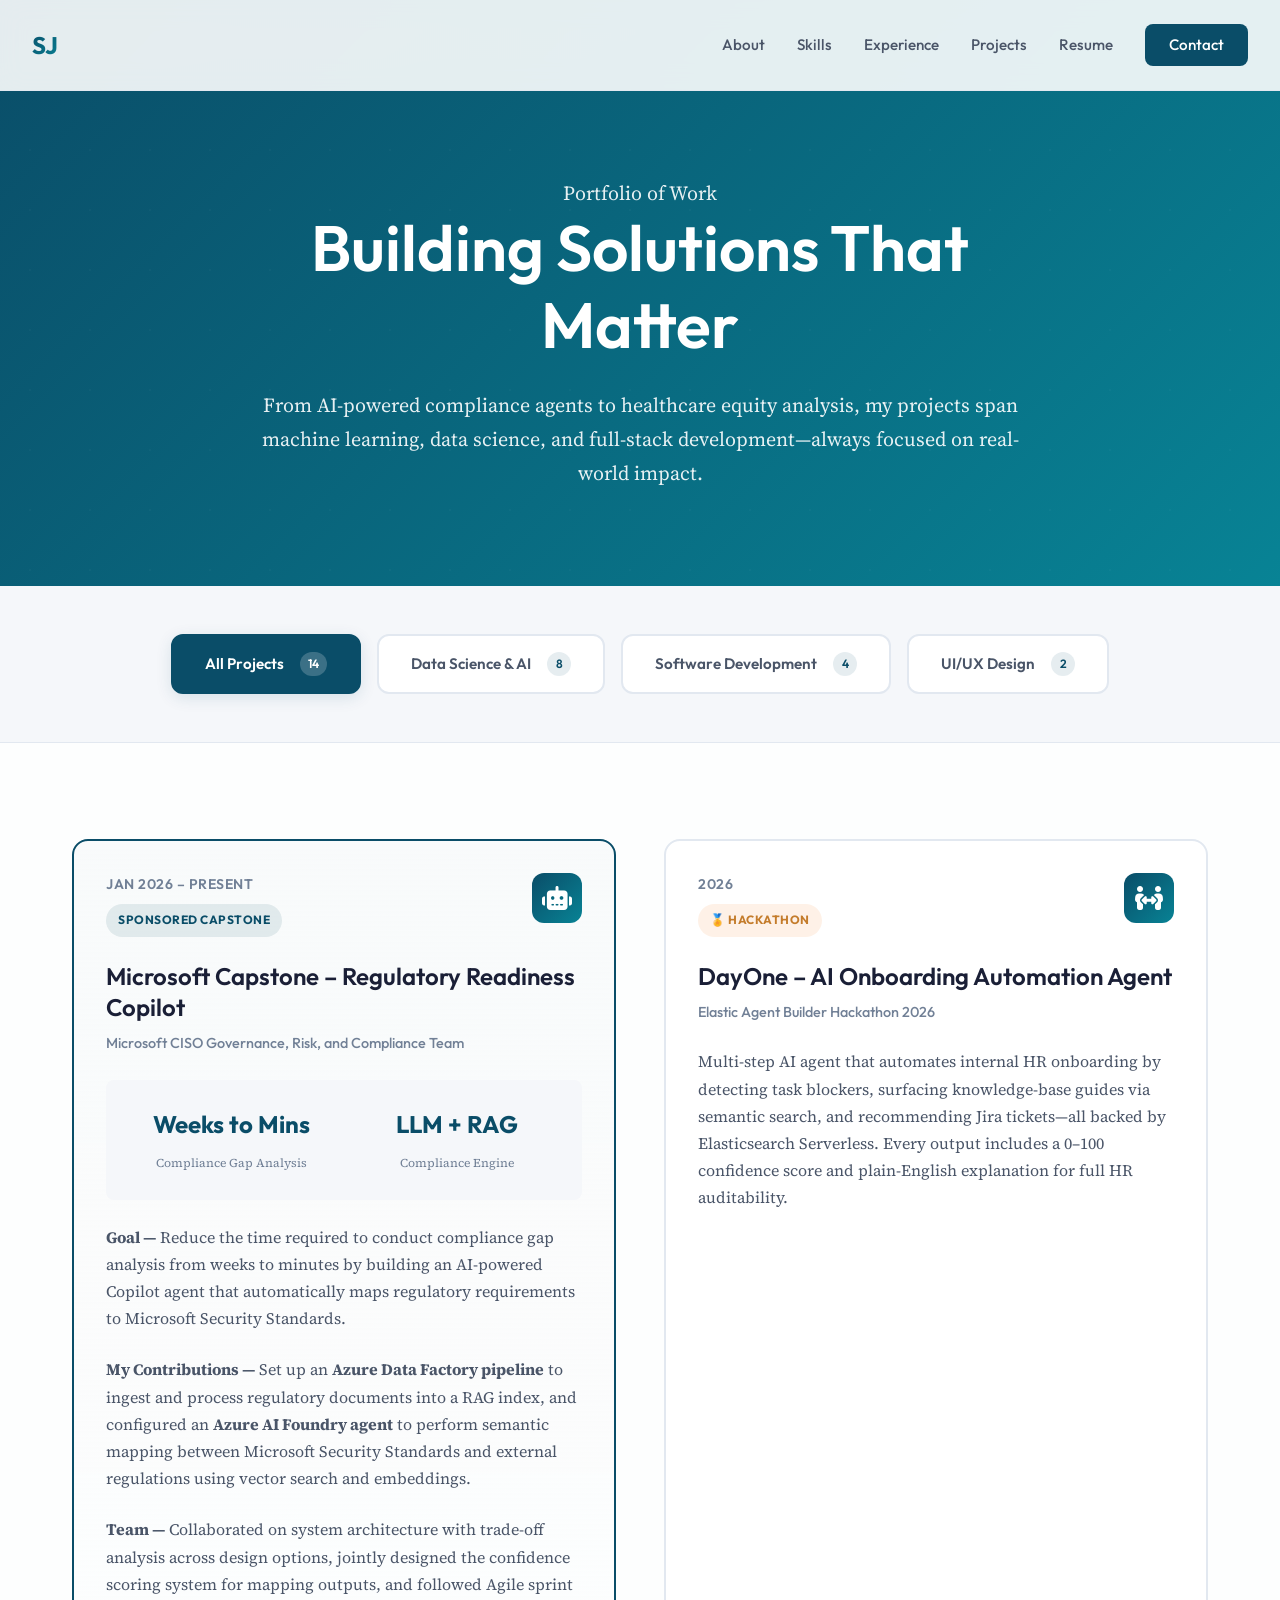
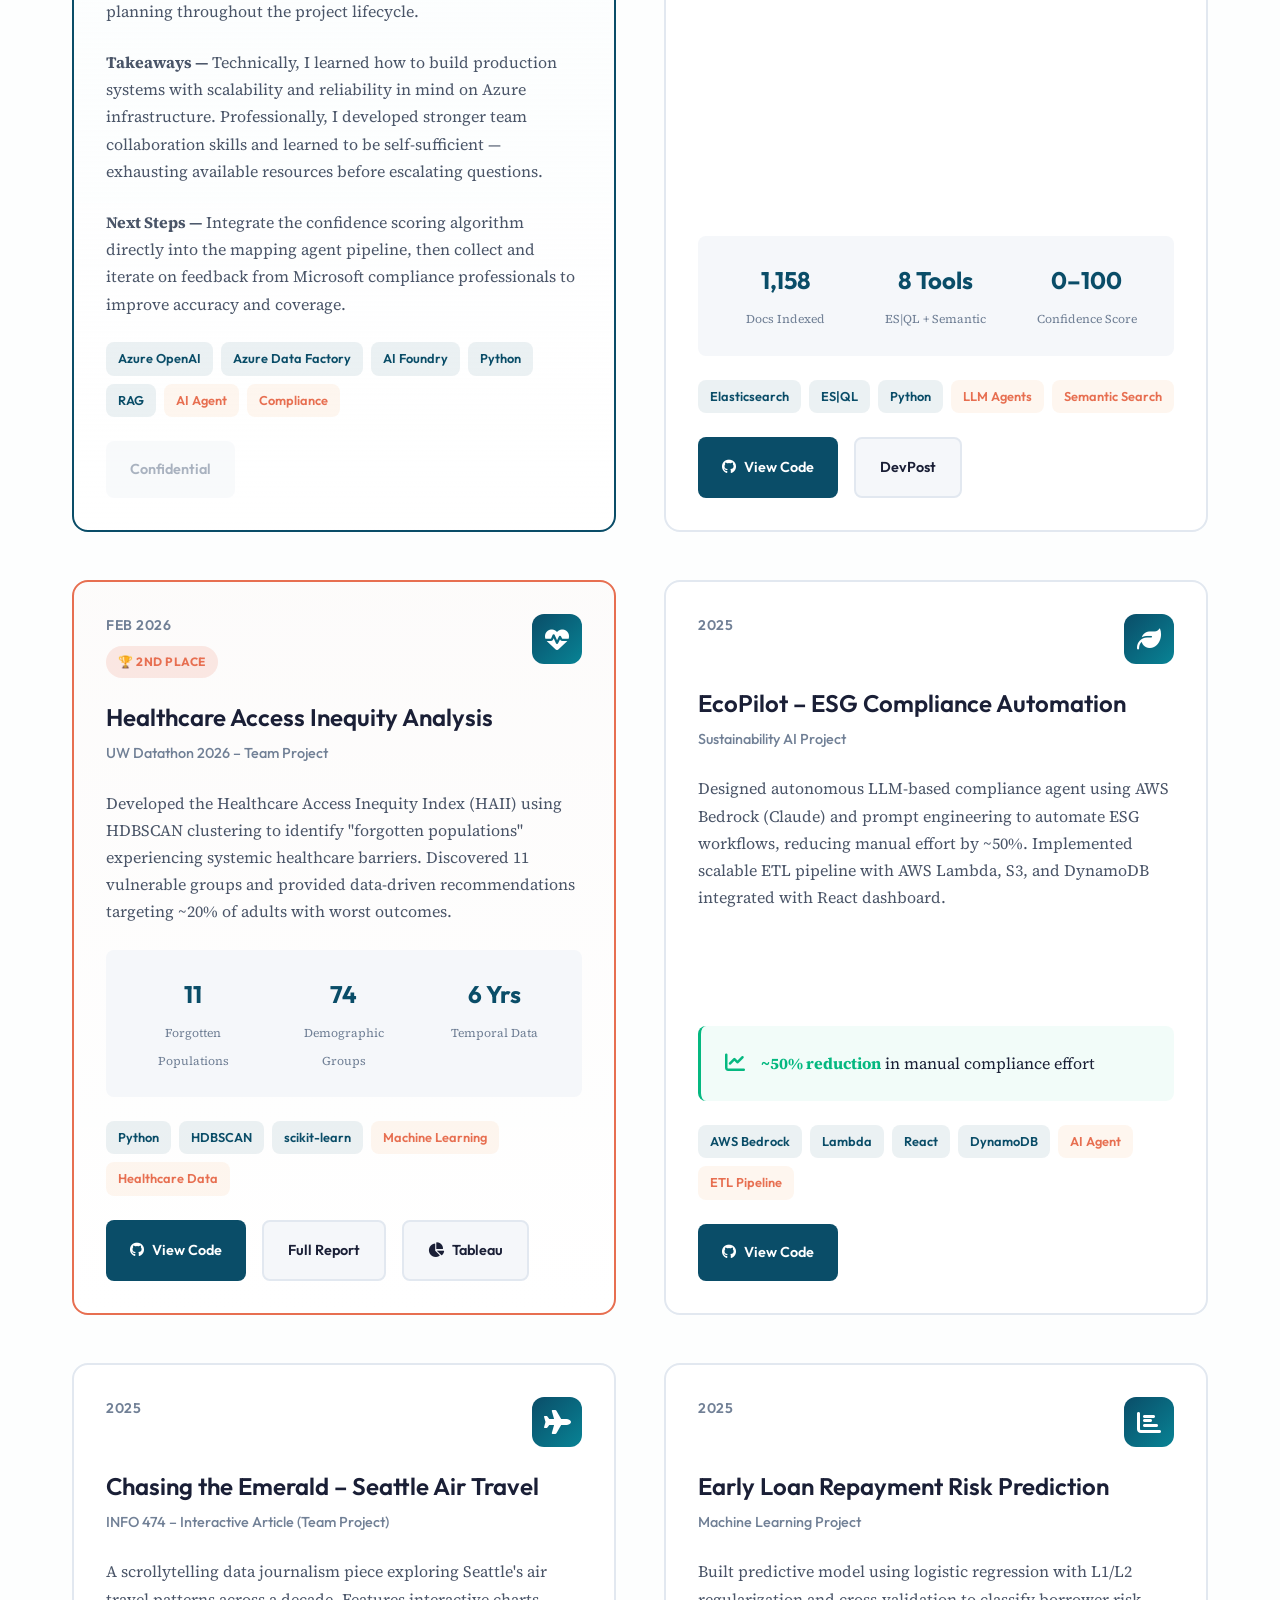
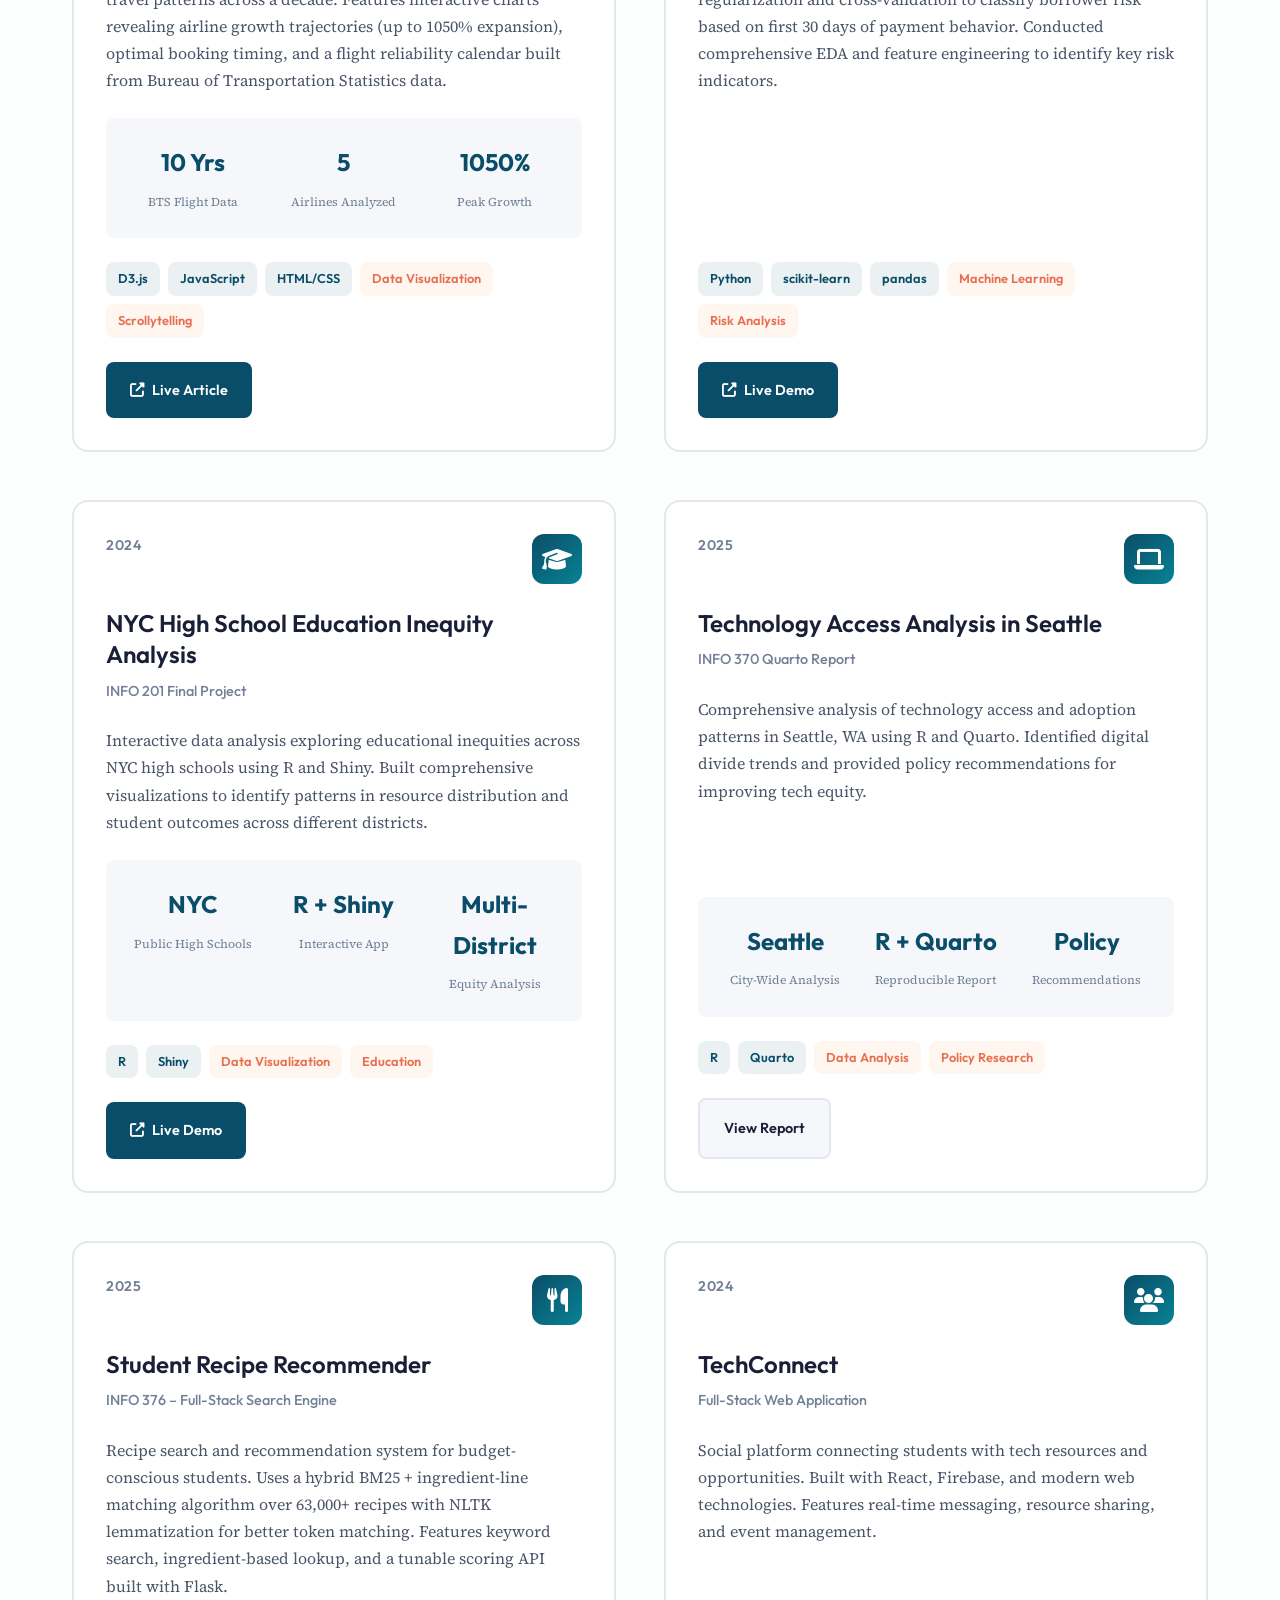
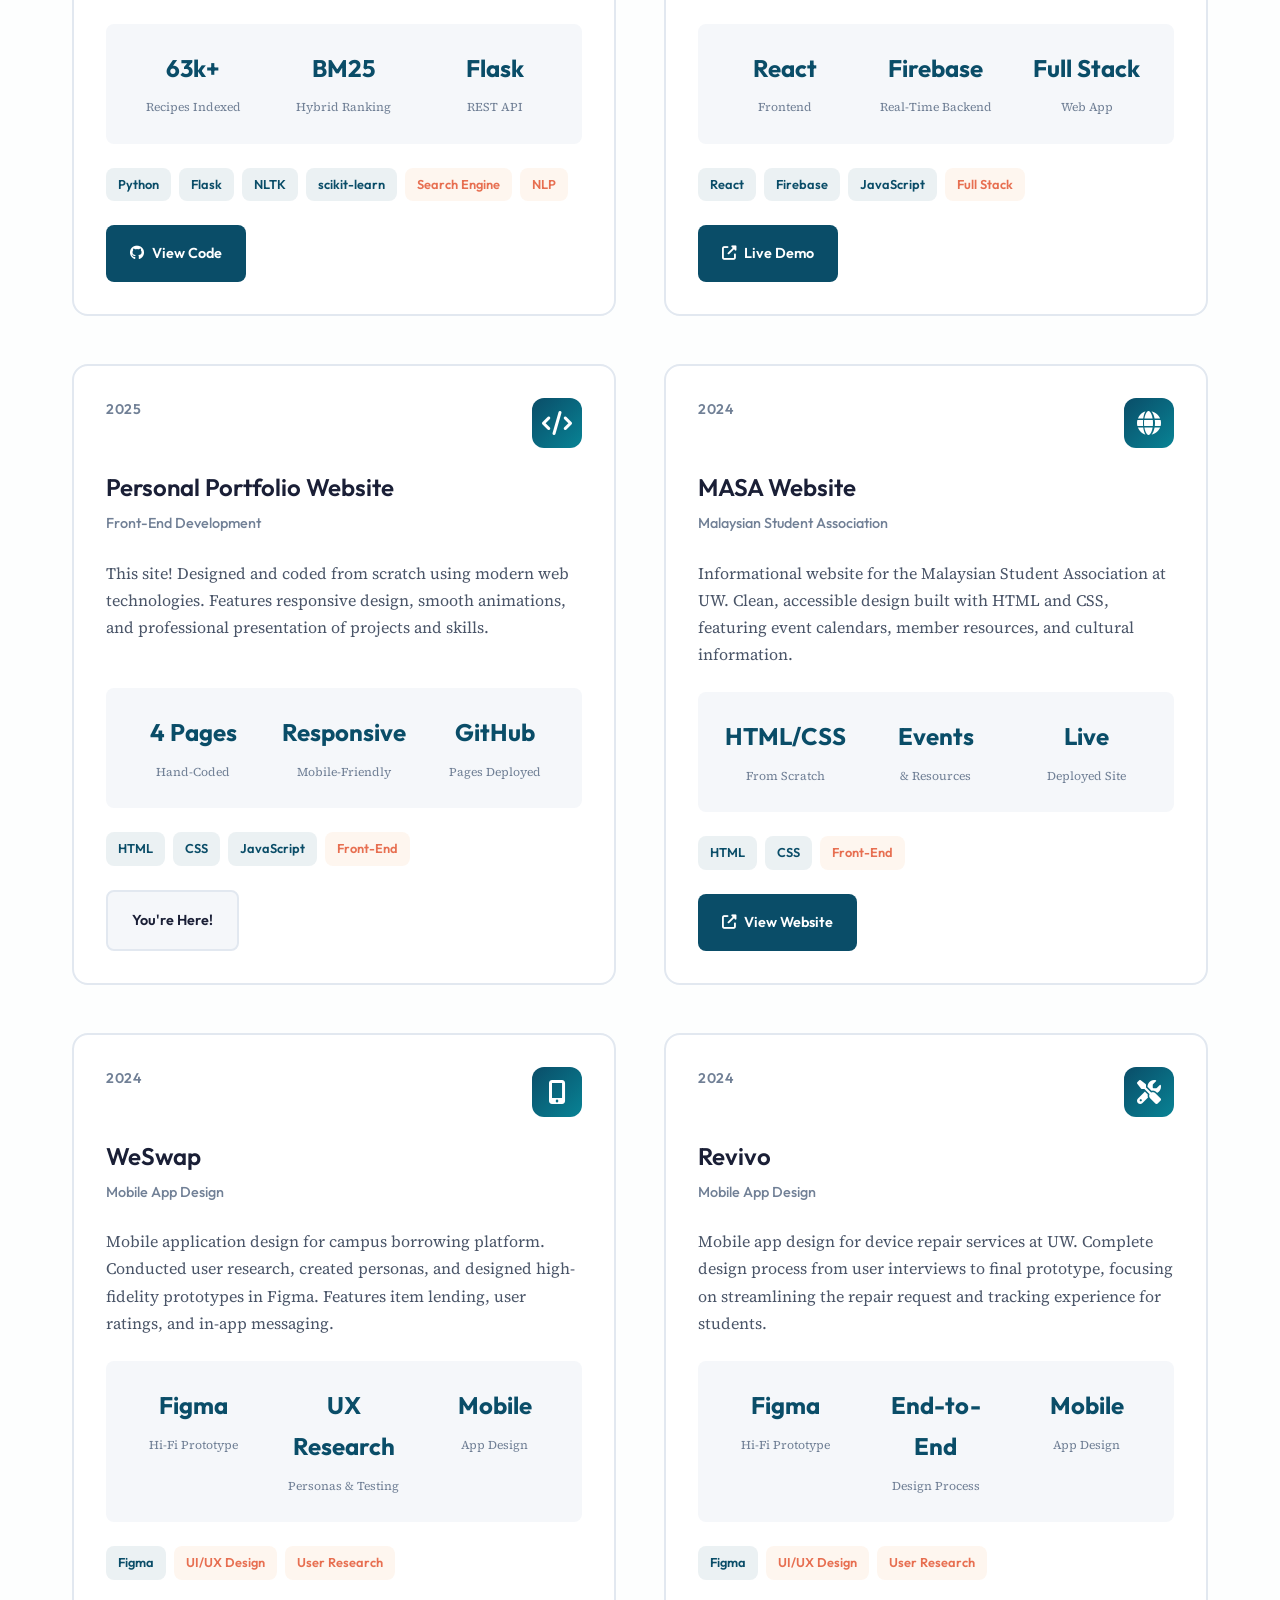
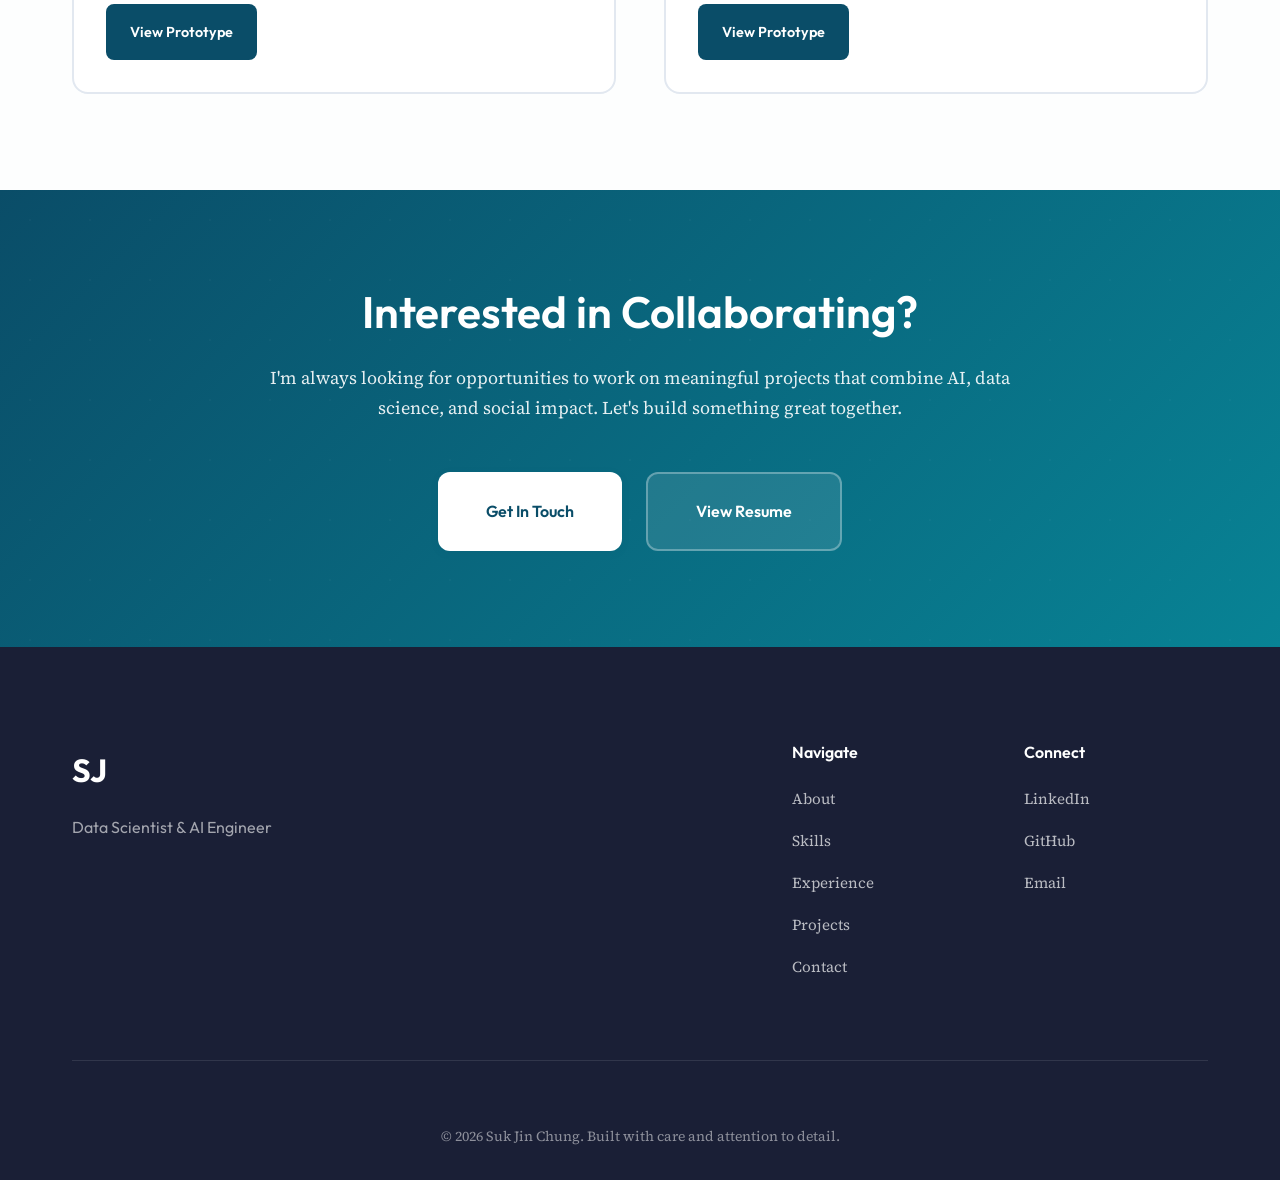
<file: projects.html>
<!DOCTYPE html>
<html lang="en">
<head>
    <meta charset="UTF-8">
    <meta name="viewport" content="width=device-width, initial-scale=1.0">
    <title>Projects | Suk Jin Chung</title>
    <link rel="stylesheet" href="style.css">
    <link rel="stylesheet" href="projects-style.css">
    <link rel="stylesheet" href="https://cdnjs.cloudflare.com/ajax/libs/font-awesome/6.5.0/css/all.min.css">
    <link href="https://fonts.googleapis.com/css2?family=Outfit:wght@300;400;600;700&family=Source+Serif+4:wght@400;600&display=swap" rel="stylesheet">
</head>
<body>

    <!-- Navigation -->
    <nav class="navbar">
        <div class="nav-container">
            <a href="index.html" class="logo">SJ</a>
            <div class="nav-links">
                <a href="index.html#about">About</a>
                <a href="index.html#skills">Skills</a>
                <a href="index.html#work-experience">Experience</a>
                <a href="projects.html" class="active">Projects</a>
                <a href="https://drive.google.com/file/d/1E3BmGtXqTjjWE23sY1jt9Fu-PN_alhCa/view?usp=drive_link" target="_blank">Resume</a>
                <a href="contact.html" class="nav-cta">Contact</a>
            </div>
            <button class="mobile-toggle" aria-label="Toggle menu">
                <span></span>
                <span></span>
                <span></span>
            </button>
        </div>
    </nav>

    <!-- Hero -->
    <section class="projects-hero">
        <div class="projects-hero-content">
            <p>Portfolio of Work</p>
            <h1>Building Solutions That Matter</h1>
            <p>
                From AI-powered compliance agents to healthcare equity analysis, my projects span
                machine learning, data science, and full-stack development—always focused on real-world impact.
            </p>
        </div>
    </section>

    <!-- Filter Buttons -->
    <section class="filter-section">
        <div class="filter-controls">
            <button class="filter-btn active" data-category="all">All Projects <span class="count">14</span></button>
            <button class="filter-btn" data-category="datasci">Data Science &amp; AI <span class="count">8</span></button>
            <button class="filter-btn" data-category="software">Software Development <span class="count">4</span></button>
            <button class="filter-btn" data-category="uiux">UI/UX Design <span class="count">2</span></button>
        </div>
    </section>

    <!-- Projects Grid -->
    <section class="projects-section">
        <div class="container">
            <div class="projects-grid">

                <!-- 1. Microsoft Capstone -->
                <div class="card project-card featured" data-category="datasci">
                    <div class="project-header">
                        <div class="project-meta">
                            <span class="project-date">Jan 2026 – Present</span>
                            <span class="project-badge sponsored">Sponsored Capstone</span>
                        </div>
                        <div class="project-category">
                            <i class="fas fa-robot"></i>
                        </div>
                    </div>
                    <div class="project-content">
                        <h2>Microsoft Capstone – Regulatory Readiness Copilot</h2>
                        <p class="project-team">Microsoft CISO Governance, Risk, and Compliance Team</p>

                        <div class="project-impact two-col">
                            <div class="impact-stat">
                                <strong>Weeks to Mins</strong>
                                <span>Compliance Gap Analysis</span>
                            </div>
                            <div class="impact-stat">
                                <strong>LLM + RAG</strong>
                                <span>Compliance Engine</span>
                            </div>
                        </div>

                        <p class="project-description"><strong>Goal —</strong> Reduce the time required to conduct compliance gap analysis from weeks to minutes by building an AI-powered Copilot agent that automatically maps regulatory requirements to Microsoft Security Standards.</p>

                        <p class="project-description"><strong>My Contributions —</strong> Set up an <strong>Azure Data Factory pipeline</strong> to ingest and process regulatory documents into a RAG index, and configured an <strong>Azure AI Foundry agent</strong> to perform semantic mapping between Microsoft Security Standards and external regulations using vector search and embeddings.</p>

                        <p class="project-description"><strong>Team —</strong> Collaborated on system architecture with trade-off analysis across design options, jointly designed the confidence scoring system for mapping outputs, and followed Agile sprint planning throughout the project lifecycle.</p>

                        <p class="project-description"><strong>Takeaways —</strong> Technically, I learned how to build production systems with scalability and reliability in mind on Azure infrastructure. Professionally, I developed stronger team collaboration skills and learned to be self-sufficient — exhausting available resources before escalating questions.</p>

                        <p class="project-description"><strong>Next Steps —</strong> Integrate the confidence scoring algorithm directly into the mapping agent pipeline, then collect and iterate on feedback from Microsoft compliance professionals to improve accuracy and coverage.</p>

                        <div class="project-tags">
                            <span class="tag tool">Azure OpenAI</span>
                            <span class="tag tool">Azure Data Factory</span>
                            <span class="tag tool">AI Foundry</span>
                            <span class="tag tool">Python</span>
                            <span class="tag tool">RAG</span>
                            <span class="tag area">AI Agent</span>
                            <span class="tag area">Compliance</span>
                        </div>
                        <div class="project-links">
                            <span class="project-link disabled">Confidential</span>
                        </div>
                    </div>
                </div>

                <!-- 2. DayOne – Onboarding Agent -->
                <div class="card project-card" data-category="datasci">
                    <div class="project-header">
                        <div class="project-meta">
                            <span class="project-date">2026</span>
                            <span class="project-badge hackathon">🏅 Hackathon</span>
                        </div>
                        <div class="project-category">
                            <i class="fas fa-people-arrows"></i>
                        </div>
                    </div>
                    <div class="project-content">
                        <h2>DayOne – AI Onboarding Automation Agent</h2>
                        <p class="project-team">Elastic Agent Builder Hackathon 2026</p>
                        <p class="project-description">
                            Multi-step AI agent that automates internal HR onboarding by detecting task blockers,
                            surfacing knowledge-base guides via semantic search, and recommending Jira tickets—all
                            backed by Elasticsearch Serverless. Every output includes a 0–100 confidence score and
                            plain-English explanation for full HR auditability.
                        </p>
                        <div class="project-impact">
                            <div class="impact-stat">
                                <strong>1,158</strong>
                                <span>Docs Indexed</span>
                            </div>
                            <div class="impact-stat">
                                <strong>8 Tools</strong>
                                <span>ES|QL + Semantic</span>
                            </div>
                            <div class="impact-stat">
                                <strong>0–100</strong>
                                <span>Confidence Score</span>
                            </div>
                        </div>
                        <div class="project-tags">
                            <span class="tag tool">Elasticsearch</span>
                            <span class="tag tool">ES|QL</span>
                            <span class="tag tool">Python</span>
                            <span class="tag area">LLM Agents</span>
                            <span class="tag area">Semantic Search</span>
                        </div>
                        <div class="project-links">
                            <a href="https://github.com/sukjin620/onboarding-agent" target="_blank" class="project-link">
                                <i class="fab fa-github"></i> View Code
                            </a>
                            <a href="https://devpost.com/software/dayone-ai-onboarding-automation-agent" target="_blank" class="project-link secondary">
                                DevPost
                            </a>
                        </div>
                    </div>
                </div>

                <!-- 3. Healthcare Datathon -->
                <div class="card project-card award" data-category="datasci">
                    <div class="project-header">
                        <div class="project-meta">
                            <span class="project-date">Feb 2026</span>
                            <span class="project-badge award">🏆 2nd Place</span>
                        </div>
                        <div class="project-category">
                            <i class="fas fa-heartbeat"></i>
                        </div>
                    </div>
                    <div class="project-content">
                        <h2>Healthcare Access Inequity Analysis</h2>
                        <p class="project-team">UW Datathon 2026 – Team Project</p>
                        <p class="project-description">
                            Developed the Healthcare Access Inequity Index (HAII) using HDBSCAN clustering to identify
                            "forgotten populations" experiencing systemic healthcare barriers. Discovered 11 vulnerable
                            groups and provided data-driven recommendations targeting ~20% of adults with worst outcomes.
                        </p>
                        <div class="project-impact">
                            <div class="impact-stat">
                                <strong>11</strong>
                                <span>Forgotten Populations</span>
                            </div>
                            <div class="impact-stat">
                                <strong>74</strong>
                                <span>Demographic Groups</span>
                            </div>
                            <div class="impact-stat">
                                <strong>6 Yrs</strong>
                                <span>Temporal Data</span>
                            </div>
                        </div>
                        <div class="project-tags">
                            <span class="tag tool">Python</span>
                            <span class="tag tool">HDBSCAN</span>
                            <span class="tag tool">scikit-learn</span>
                            <span class="tag area">Machine Learning</span>
                            <span class="tag area">Healthcare Data</span>
                        </div>
                        <div class="project-links">
                            <a href="https://github.com/Nandini393/HealthcareAccessInequalityAnalysis" target="_blank" class="project-link">
                                <i class="fab fa-github"></i> View Code
                            </a>
                            <a href="https://drive.google.com/file/d/110b2HqIycVKnnKbJkrfELUhCpZtGLF89/view?usp=sharing" target="_blank" class="project-link secondary">
                                Full Report
                            </a>
                            <a href="https://public.tableau.com/views/Healthcare_Clustering/Dashboard1?:language=en-US&:sid=&:redirect=auth&:display_count=n&:origin=viz_share_link" target="_blank" class="project-link secondary">
                                <i class="fas fa-chart-pie"></i> Tableau
                            </a>
                        </div>
                    </div>
                </div>

                <!-- 4. EcoPilot -->
                <div class="card project-card" data-category="datasci">
                    <div class="project-header">
                        <div class="project-meta">
                            <span class="project-date">2025</span>
                        </div>
                        <div class="project-category">
                            <i class="fas fa-leaf"></i>
                        </div>
                    </div>
                    <div class="project-content">
                        <h2>EcoPilot – ESG Compliance Automation</h2>
                        <p class="project-team">Sustainability AI Project</p>
                        <p class="project-description">
                            Designed autonomous LLM-based compliance agent using AWS Bedrock (Claude) and prompt
                            engineering to automate ESG workflows, reducing manual effort by ~50%. Implemented
                            scalable ETL pipeline with AWS Lambda, S3, and DynamoDB integrated with React dashboard.
                        </p>
                        <div class="project-highlight">
                            <i class="fas fa-chart-line"></i>
                            <p><strong>~50% reduction</strong> in manual compliance effort</p>
                        </div>
                        <div class="project-tags">
                            <span class="tag tool">AWS Bedrock</span>
                            <span class="tag tool">Lambda</span>
                            <span class="tag tool">React</span>
                            <span class="tag tool">DynamoDB</span>
                            <span class="tag area">AI Agent</span>
                            <span class="tag area">ETL Pipeline</span>
                        </div>
                        <div class="project-links">
                            <a href="https://github.com/sukjin620/EcoPilot-AI-Sustainability-Compliance-Agent" target="_blank" class="project-link">
                                <i class="fab fa-github"></i> View Code
                            </a>
                        </div>
                    </div>
                </div>

                <!-- 5. Chasing the Emerald -->
                <div class="card project-card" data-category="datasci">
                    <div class="project-header">
                        <div class="project-meta">
                            <span class="project-date">2025</span>
                        </div>
                        <div class="project-category">
                            <i class="fas fa-plane"></i>
                        </div>
                    </div>
                    <div class="project-content">
                        <h2>Chasing the Emerald – Seattle Air Travel</h2>
                        <p class="project-team">INFO 474 – Interactive Article (Team Project)</p>
                        <p class="project-description">
                            A scrollytelling data journalism piece exploring Seattle's air travel patterns across a decade.
                            Features interactive charts revealing airline growth trajectories (up to 1050% expansion),
                            optimal booking timing, and a flight reliability calendar built from Bureau of Transportation
                            Statistics data.
                        </p>
                        <div class="project-impact">
                            <div class="impact-stat">
                                <strong>10 Yrs</strong>
                                <span>BTS Flight Data</span>
                            </div>
                            <div class="impact-stat">
                                <strong>5</strong>
                                <span>Airlines Analyzed</span>
                            </div>
                            <div class="impact-stat">
                                <strong>1050%</strong>
                                <span>Peak Growth</span>
                            </div>
                        </div>
                        <div class="project-tags">
                            <span class="tag tool">D3.js</span>
                            <span class="tag tool">JavaScript</span>
                            <span class="tag tool">HTML/CSS</span>
                            <span class="tag area">Data Visualization</span>
                            <span class="tag area">Scrollytelling</span>
                        </div>
                        <div class="project-links">
                            <a href="https://yongxi1202.github.io/info474-autumn25--project/" target="_blank" class="project-link">
                                <i class="fas fa-external-link-alt"></i> Live Article
                            </a>
                        </div>
                    </div>
                </div>

                <!-- 6. Early Loan Repayment -->
                <div class="card project-card" data-category="datasci">
                    <div class="project-header">
                        <div class="project-meta">
                            <span class="project-date">2025</span>
                        </div>
                        <div class="project-category">
                            <i class="fas fa-chart-bar"></i>
                        </div>
                    </div>
                    <div class="project-content">
                        <h2>Early Loan Repayment Risk Prediction</h2>
                        <p class="project-team">Machine Learning Project</p>
                        <p class="project-description">
                            Built predictive model using logistic regression with L1/L2 regularization and cross-validation
                            to classify borrower risk based on first 30 days of payment behavior. Conducted comprehensive
                            EDA and feature engineering to identify key risk indicators.
                        </p>
                        <div class="project-tags">
                            <span class="tag tool">Python</span>
                            <span class="tag tool">scikit-learn</span>
                            <span class="tag tool">pandas</span>
                            <span class="tag area">Machine Learning</span>
                            <span class="tag area">Risk Analysis</span>
                        </div>
                        <div class="project-links">
                            <a href="https://sukjin620.github.io/project_link/PD_Modeling.html" target="_blank" class="project-link">
                                <i class="fas fa-external-link-alt"></i> Live Demo
                            </a>
                        </div>
                    </div>
                </div>

                <!-- 7. NYC Education -->
                <div class="card project-card" data-category="datasci">
                    <div class="project-header">
                        <div class="project-meta">
                            <span class="project-date">2024</span>
                        </div>
                        <div class="project-category">
                            <i class="fas fa-graduation-cap"></i>
                        </div>
                    </div>
                    <div class="project-content">
                        <h2>NYC High School Education Inequity Analysis</h2>
                        <p class="project-team">INFO 201 Final Project</p>
                        <p class="project-description">
                            Interactive data analysis exploring educational inequities across NYC high schools using
                            R and Shiny. Built comprehensive visualizations to identify patterns in resource distribution
                            and student outcomes across different districts.
                        </p>
                        <div class="project-impact">
                            <div class="impact-stat">
                                <strong>NYC</strong>
                                <span>Public High Schools</span>
                            </div>
                            <div class="impact-stat">
                                <strong>R + Shiny</strong>
                                <span>Interactive App</span>
                            </div>
                            <div class="impact-stat">
                                <strong>Multi-District</strong>
                                <span>Equity Analysis</span>
                            </div>
                        </div>
                        <div class="project-tags">
                            <span class="tag tool">R</span>
                            <span class="tag tool">Shiny</span>
                            <span class="tag area">Data Visualization</span>
                            <span class="tag area">Education</span>
                        </div>
                        <div class="project-links">
                            <a href="https://ds1kkx-robin0sarah-chartrand.shinyapps.io/final-project-repositories-rchartra/_w_3973d9fc/#%23tab-7052-1" target="_blank" class="project-link">
                                <i class="fas fa-external-link-alt"></i> Live Demo
                            </a>
                        </div>
                    </div>
                </div>

                <!-- 8. Seattle Tech Access -->
                <div class="card project-card" data-category="datasci">
                    <div class="project-header">
                        <div class="project-meta">
                            <span class="project-date">2025</span>
                        </div>
                        <div class="project-category">
                            <i class="fas fa-laptop"></i>
                        </div>
                    </div>
                    <div class="project-content">
                        <h2>Technology Access Analysis in Seattle</h2>
                        <p class="project-team">INFO 370 Quarto Report</p>
                        <p class="project-description">
                            Comprehensive analysis of technology access and adoption patterns in Seattle, WA using R
                            and Quarto. Identified digital divide trends and provided policy recommendations for
                            improving tech equity.
                        </p>
                        <div class="project-impact">
                            <div class="impact-stat">
                                <strong>Seattle</strong>
                                <span>City-Wide Analysis</span>
                            </div>
                            <div class="impact-stat">
                                <strong>R + Quarto</strong>
                                <span>Reproducible Report</span>
                            </div>
                            <div class="impact-stat">
                                <strong>Policy</strong>
                                <span>Recommendations</span>
                            </div>
                        </div>
                        <div class="project-tags">
                            <span class="tag tool">R</span>
                            <span class="tag tool">Quarto</span>
                            <span class="tag area">Data Analysis</span>
                            <span class="tag area">Policy Research</span>
                        </div>
                        <div class="project-links">
                            <a href="#" class="project-link secondary">View Report</a>
                        </div>
                    </div>
                </div>

                <!-- 9. Student Recipe Recommender -->
                <div class="card project-card" data-category="software">
                    <div class="project-header">
                        <div class="project-meta">
                            <span class="project-date">2025</span>
                        </div>
                        <div class="project-category">
                            <i class="fas fa-utensils"></i>
                        </div>
                    </div>
                    <div class="project-content">
                        <h2>Student Recipe Recommender</h2>
                        <p class="project-team">INFO 376 – Full-Stack Search Engine</p>
                        <p class="project-description">
                            Recipe search and recommendation system for budget-conscious students. Uses a hybrid
                            BM25 + ingredient-line matching algorithm over 63,000+ recipes with NLTK lemmatization
                            for better token matching. Features keyword search, ingredient-based lookup, and a
                            tunable scoring API built with Flask.
                        </p>
                        <div class="project-impact">
                            <div class="impact-stat">
                                <strong>63k+</strong>
                                <span>Recipes Indexed</span>
                            </div>
                            <div class="impact-stat">
                                <strong>BM25</strong>
                                <span>Hybrid Ranking</span>
                            </div>
                            <div class="impact-stat">
                                <strong>Flask</strong>
                                <span>REST API</span>
                            </div>
                        </div>
                        <div class="project-tags">
                            <span class="tag tool">Python</span>
                            <span class="tag tool">Flask</span>
                            <span class="tag tool">NLTK</span>
                            <span class="tag tool">scikit-learn</span>
                            <span class="tag area">Search Engine</span>
                            <span class="tag area">NLP</span>
                        </div>
                        <div class="project-links">
                            <a href="https://github.com/KatKho/student-recipe-recommender" target="_blank" class="project-link">
                                <i class="fab fa-github"></i> View Code
                            </a>
                        </div>
                    </div>
                </div>

                <!-- 10. TechConnect -->
                <div class="card project-card" data-category="software">
                    <div class="project-header">
                        <div class="project-meta">
                            <span class="project-date">2024</span>
                        </div>
                        <div class="project-category">
                            <i class="fas fa-users"></i>
                        </div>
                    </div>
                    <div class="project-content">
                        <h2>TechConnect</h2>
                        <p class="project-team">Full-Stack Web Application</p>
                        <p class="project-description">
                            Social platform connecting students with tech resources and opportunities. Built with
                            React, Firebase, and modern web technologies. Features real-time messaging, resource
                            sharing, and event management.
                        </p>
                        <div class="project-impact">
                            <div class="impact-stat">
                                <strong>React</strong>
                                <span>Frontend</span>
                            </div>
                            <div class="impact-stat">
                                <strong>Firebase</strong>
                                <span>Real-Time Backend</span>
                            </div>
                            <div class="impact-stat">
                                <strong>Full Stack</strong>
                                <span>Web App</span>
                            </div>
                        </div>
                        <div class="project-tags">
                            <span class="tag tool">React</span>
                            <span class="tag tool">Firebase</span>
                            <span class="tag tool">JavaScript</span>
                            <span class="tag area">Full Stack</span>
                        </div>
                        <div class="project-links">
                            <a href="https://info340a9project.web.app/home#%23" target="_blank" class="project-link">
                                <i class="fas fa-external-link-alt"></i> Live Demo
                            </a>
                        </div>
                    </div>
                </div>

                <!-- 11. Portfolio -->
                <div class="card project-card" data-category="software">
                    <div class="project-header">
                        <div class="project-meta">
                            <span class="project-date">2025</span>
                        </div>
                        <div class="project-category">
                            <i class="fas fa-code"></i>
                        </div>
                    </div>
                    <div class="project-content">
                        <h2>Personal Portfolio Website</h2>
                        <p class="project-team">Front-End Development</p>
                        <p class="project-description">
                            This site! Designed and coded from scratch using modern web technologies. Features
                            responsive design, smooth animations, and professional presentation of projects and skills.
                        </p>
                        <div class="project-impact">
                            <div class="impact-stat">
                                <strong>4 Pages</strong>
                                <span>Hand-Coded</span>
                            </div>
                            <div class="impact-stat">
                                <strong>Responsive</strong>
                                <span>Mobile-Friendly</span>
                            </div>
                            <div class="impact-stat">
                                <strong>GitHub</strong>
                                <span>Pages Deployed</span>
                            </div>
                        </div>
                        <div class="project-tags">
                            <span class="tag tool">HTML</span>
                            <span class="tag tool">CSS</span>
                            <span class="tag tool">JavaScript</span>
                            <span class="tag area">Front-End</span>
                        </div>
                        <div class="project-links">
                            <a href="https://sukjin620.github.io" class="project-link secondary">You're Here!</a>
                        </div>
                    </div>
                </div>

                <!-- 12. MASA -->
                <div class="card project-card" data-category="software">
                    <div class="project-header">
                        <div class="project-meta">
                            <span class="project-date">2024</span>
                        </div>
                        <div class="project-category">
                            <i class="fas fa-globe"></i>
                        </div>
                    </div>
                    <div class="project-content">
                        <h2>MASA Website</h2>
                        <p class="project-team">Malaysian Student Association</p>
                        <p class="project-description">
                            Informational website for the Malaysian Student Association at UW. Clean, accessible
                            design built with HTML and CSS, featuring event calendars, member resources, and
                            cultural information.
                        </p>
                        <div class="project-impact">
                            <div class="impact-stat">
                                <strong>HTML/CSS</strong>
                                <span>From Scratch</span>
                            </div>
                            <div class="impact-stat">
                                <strong>Events</strong>
                                <span>& Resources</span>
                            </div>
                            <div class="impact-stat">
                                <strong>Live</strong>
                                <span>Deployed Site</span>
                            </div>
                        </div>
                        <div class="project-tags">
                            <span class="tag tool">HTML</span>
                            <span class="tag tool">CSS</span>
                            <span class="tag area">Front-End</span>
                        </div>
                        <div class="project-links">
                            <a href="https://sukjin620.github.io/MASA_website/" target="_blank" class="project-link">
                                <i class="fas fa-external-link-alt"></i> View Website
                            </a>
                        </div>
                    </div>
                </div>

                <!-- 13. WeSwap -->
                <div class="card project-card" data-category="uiux">
                    <div class="project-header">
                        <div class="project-meta">
                            <span class="project-date">2024</span>
                        </div>
                        <div class="project-category">
                            <i class="fas fa-mobile-alt"></i>
                        </div>
                    </div>
                    <div class="project-content">
                        <h2>WeSwap</h2>
                        <p class="project-team">Mobile App Design</p>
                        <p class="project-description">
                            Mobile application design for campus borrowing platform. Conducted user research,
                            created personas, and designed high-fidelity prototypes in Figma. Features item
                            lending, user ratings, and in-app messaging.
                        </p>
                        <div class="project-impact">
                            <div class="impact-stat">
                                <strong>Figma</strong>
                                <span>Hi-Fi Prototype</span>
                            </div>
                            <div class="impact-stat">
                                <strong>UX Research</strong>
                                <span>Personas & Testing</span>
                            </div>
                            <div class="impact-stat">
                                <strong>Mobile</strong>
                                <span>App Design</span>
                            </div>
                        </div>
                        <div class="project-tags">
                            <span class="tag tool">Figma</span>
                            <span class="tag area">UI/UX Design</span>
                            <span class="tag area">User Research</span>
                        </div>
                        <div class="project-links">
                            <a href="https://www.figma.com/proto/m5sV371TEf5bDJ8uGW8uot/Final-Project?node-id=0-1&t=L2otKpD1zstfN8Ff-1" target="_blank" class="project-link">
                                View Prototype
                            </a>
                        </div>
                    </div>
                </div>

                <!-- 14. Revivo -->
                <div class="card project-card" data-category="uiux">
                    <div class="project-header">
                        <div class="project-meta">
                            <span class="project-date">2024</span>
                        </div>
                        <div class="project-category">
                            <i class="fas fa-tools"></i>
                        </div>
                    </div>
                    <div class="project-content">
                        <h2>Revivo</h2>
                        <p class="project-team">Mobile App Design</p>
                        <p class="project-description">
                            Mobile app design for device repair services at UW. Complete design process from user
                            interviews to final prototype, focusing on streamlining the repair request and tracking
                            experience for students.
                        </p>
                        <div class="project-impact">
                            <div class="impact-stat">
                                <strong>Figma</strong>
                                <span>Hi-Fi Prototype</span>
                            </div>
                            <div class="impact-stat">
                                <strong>End-to-End</strong>
                                <span>Design Process</span>
                            </div>
                            <div class="impact-stat">
                                <strong>Mobile</strong>
                                <span>App Design</span>
                            </div>
                        </div>
                        <div class="project-tags">
                            <span class="tag tool">Figma</span>
                            <span class="tag area">UI/UX Design</span>
                            <span class="tag area">User Research</span>
                        </div>
                        <div class="project-links">
                            <a href="https://www.figma.com/proto/0FlEqTnLaHVyFTnfLRvJ4r/Revivo?page-id=4%3A35&node-id=189-1664&p=f&viewport=585%2C210%2C0.21&t=RyrDdCCXHg5W9abr-1&scaling=scale-down&content-scaling=fixed&starting-point-node-id=189%3A1318" target="_blank" class="project-link">
                                View Prototype
                            </a>
                        </div>
                    </div>
                </div>

            </div><!-- /.projects-grid -->
        </div><!-- /.container -->
    </section>

    <!-- CTA Section -->
    <section class="cta">
        <div class="container">
            <div class="cta-content">
                <h2>Interested in Collaborating?</h2>
                <p>
                    I'm always looking for opportunities to work on meaningful projects that combine AI,
                    data science, and social impact. Let's build something great together.
                </p>
                <div class="cta-buttons">
                    <a href="contact.html" class="btn btn-primary">Get In Touch</a>
                    <a href="https://drive.google.com/file/d/1E3BmGtXqTjjWE23sY1jt9Fu-PN_alhCa/view?usp=drive_link" target="_blank" class="btn btn-secondary">View Resume</a>
                </div>
            </div>
        </div>
    </section>

    <!-- Footer -->
    <footer class="footer">
        <div class="container">
            <div class="footer-content">
                <div class="footer-left">
                    <div class="footer-logo">SJ</div>
                    <p>Data Scientist &amp; AI Engineer</p>
                </div>
                <div class="footer-links">
                    <div class="footer-column">
                        <h4>Navigate</h4>
                        <a href="index.html#about">About</a>
                        <a href="index.html#skills">Skills</a>
                        <a href="index.html#work-experience">Experience</a>
                        <a href="projects.html">Projects</a>
                        <a href="contact.html">Contact</a>
                    </div>
                    <div class="footer-column">
                        <h4>Connect</h4>
                        <a href="https://www.linkedin.com/in/suk-jin003/" target="_blank">LinkedIn</a>
                        <a href="https://github.com/sukjin620" target="_blank">GitHub</a>
                        <a href="/cdn-cgi/l/email-protection#5e2d2b353437301e2b29703b3a2b">Email</a>
                    </div>
                </div>
            </div>
            <div class="footer-bottom">
                <p>&copy; 2026 Suk Jin Chung. Built with care and attention to detail.</p>
            </div>
        </div>
    </footer>

    <script src="script.js"></script>
    <script src="projects.js"></script>
</body>
</html>
</file>
<file: style.css>
* {
    margin: 0;
    padding: 0;
    box-sizing: border-box;
}

:root {
    /* Colors */
    --color-primary: #0A4D68;
    --color-primary-light: #088395;
    --color-accent: #F4A261;
    --color-accent-warm: #E76F51;
    --color-bg: #FDFEFE;
    --color-bg-secondary: #F5F7FA;
    --color-text: #1A1F36;
    --color-text-secondary: #4A5568;
    --color-text-muted: #718096;
    --color-border: #E2E8F0;
    --color-success: #05B880;
    
    /* Typography */
    --font-display: 'Outfit', sans-serif;
    --font-body: 'Source Serif 4', serif;
    
    /* Spacing */
    --spacing-xs: 0.5rem;
    --spacing-sm: 1rem;
    --spacing-md: 1.5rem;
    --spacing-lg: 2rem;
    --spacing-xl: 3rem;
    --spacing-2xl: 4rem;
    --spacing-3xl: 6rem;
    
    /* Border Radius */
    --radius-sm: 8px;
    --radius-md: 12px;
    --radius-lg: 16px;
    --radius-xl: 24px;
    
    /* Shadows */
    --shadow-sm: 0 2px 8px rgba(10, 77, 104, 0.08);
    --shadow-md: 0 4px 16px rgba(10, 77, 104, 0.12);
    --shadow-lg: 0 8px 32px rgba(10, 77, 104, 0.16);
    --shadow-xl: 0 16px 48px rgba(10, 77, 104, 0.2);
    
    /* Transitions */
    --transition-fast: 0.15s ease;
    --transition-base: 0.3s ease;
    --transition-slow: 0.5s ease;
}

/* BASE STYLES */

html {
    scroll-behavior: smooth;
    font-size: 16px;
}

body {
    font-family: var(--font-body);
    color: var(--color-text);
    background-color: var(--color-bg);
    line-height: 1.7;
    -webkit-font-smoothing: antialiased;
    -moz-osx-font-smoothing: grayscale;
}

h1, h2, h3, h4, h5, h6 {
    font-family: var(--font-display);
    font-weight: 600;
    line-height: 1.2;
    color: var(--color-text);
}

a {
    color: var(--color-primary);
    text-decoration: none;
    transition: color var(--transition-base);
}

a:hover {
    color: var(--color-primary-light);
}

img {
    max-width: 100%;
    height: auto;
    display: block;
}

.container {
    max-width: 1200px;
    margin: 0 auto;
    padding: 0 var(--spacing-lg);
}

/* NAVIGATION */

.navbar {
    position: fixed;
    top: 0;
    left: 0;
    right: 0;
    z-index: 1000;
    background: rgba(253, 254, 254, 0.9);
    backdrop-filter: blur(12px);
    border-bottom: 1px solid var(--color-border);
    animation: slideDown 0.5s ease;
}

@keyframes slideDown {
    from {
        transform: translateY(-100%);
        opacity: 0;
    }
    to {
        transform: translateY(0);
        opacity: 1;
    }
}

.nav-container {
    max-width: 1400px;
    margin: 0 auto;
    padding: var(--spacing-md) var(--spacing-lg);
    display: flex;
    justify-content: space-between;
    align-items: center;
}

.logo {
    font-family: var(--font-display);
    font-size: 1.5rem;
    font-weight: 700;
    color: var(--color-primary);
    background: linear-gradient(135deg, var(--color-primary) 0%, var(--color-primary-light) 100%);
    -webkit-background-clip: text;
    -webkit-text-fill-color: transparent;
    background-clip: text;
}

.nav-links {
    display: flex;
    gap: var(--spacing-lg);
    align-items: center;
}

.nav-links a {
    font-family: var(--font-display);
    font-size: 0.95rem;
    font-weight: 500;
    color: var(--color-text-secondary);
    transition: color var(--transition-base);
    position: relative;
}

.nav-links a:not(.nav-cta)::after {
    content: '';
    position: absolute;
    bottom: -4px;
    left: 0;
    width: 0;
    height: 2px;
    background: var(--color-primary);
    transition: width var(--transition-base);
}

.nav-links a:not(.nav-cta):hover::after {
    width: 100%;
}

.nav-cta {
    padding: var(--spacing-xs) var(--spacing-md);
    background: var(--color-primary);
    color: white !important;
    border-radius: var(--radius-sm);
    transition: all var(--transition-base);
}

.nav-cta:hover {
    background: var(--color-primary-light);
    transform: translateY(-2px);
    box-shadow: var(--shadow-md);
}

.mobile-toggle {
    display: none;
    flex-direction: column;
    gap: 4px;
    background: none;
    border: none;
    cursor: pointer;
    padding: var(--spacing-xs);
}

.mobile-toggle span {
    width: 24px;
    height: 2px;
    background: var(--color-text);
    transition: all var(--transition-base);
}

/* HERO SECTION */

.hero {
    position: relative;
    min-height: 100vh;
    display: flex;
    align-items: center;
    padding: calc(80px + var(--spacing-2xl)) var(--spacing-lg) var(--spacing-3xl);
    overflow: hidden;
}

.hero-container {
    max-width: 1400px;
    margin: 0 auto;
    display: grid;
    grid-template-columns: 1.2fr 0.8fr;
    gap: var(--spacing-3xl);
    align-items: center;
    position: relative;
    z-index: 2;
}

.hero-content {
    animation: fadeInUp 0.8s ease 0.2s both;
}

@keyframes fadeInUp {
    from {
        opacity: 0;
        transform: translateY(30px);
    }
    to {
        opacity: 1;
        transform: translateY(0);
    }
}

.hero-badge {
    display: inline-flex;
    align-items: center;
    gap: var(--spacing-xs);
    padding: var(--spacing-xs) var(--spacing-md);
    background: rgba(5, 184, 128, 0.1);
    color: var(--color-success);
    border-radius: 50px;
    font-family: var(--font-display);
    font-size: 0.875rem;
    font-weight: 500;
    margin-bottom: var(--spacing-lg);
}

.badge-dot {
    width: 8px;
    height: 8px;
    background: var(--color-success);
    border-radius: 50%;
    animation: pulse 2s ease-in-out infinite;
}

@keyframes pulse {
    0%, 100% {
        opacity: 1;
    }
    50% {
        opacity: 0.5;
    }
}

.hero-title {
    font-size: clamp(2.5rem, 5vw, 4rem);
    font-weight: 700;
    margin-bottom: var(--spacing-md);
    line-height: 1.1;
}

.highlight {
    background: linear-gradient(135deg, var(--color-primary) 0%, var(--color-primary-light) 100%);
    -webkit-background-clip: text;
    -webkit-text-fill-color: transparent;
    background-clip: text;
    position: relative;
}

.hero-subtitle {
    font-size: 1.25rem;
    color: var(--color-text-secondary);
    margin-bottom: var(--spacing-xl);
    max-width: 600px;
    line-height: 1.6;
}

.hero-stats {
    display: flex;
    gap: var(--spacing-xl);
    margin-bottom: var(--spacing-xl);
    padding: var(--spacing-lg) 0;
}

.stat {
    flex: 1;
}

.stat-number {
    font-family: var(--font-display);
    font-size: 1.75rem;
    font-weight: 700;
    color: var(--color-primary);
    margin-bottom: var(--spacing-xs);
}

.stat-label {
    font-size: 0.875rem;
    color: var(--color-text-muted);
    font-family: var(--font-display);
}

.hero-cta {
    display: flex;
    gap: var(--spacing-md);
    flex-wrap: wrap;
}

.hero-image {
    animation: fadeInUp 0.8s ease 0.4s both;
    position: relative;
}

.image-wrapper {
    position: relative;
    border-radius: var(--radius-xl);
    overflow: hidden;
}

.image-wrapper img {
    width: 100%;
    height: auto;
    display: block;
    border-radius: var(--radius-xl);
    box-shadow: var(--shadow-xl);
    transition: transform var(--transition-slow);
}

.image-wrapper:hover img {
    transform: scale(1.05);
}

.image-decoration {
    position: absolute;
    top: -20px;
    right: -20px;
    width: 200px;
    height: 200px;
    background: linear-gradient(135deg, var(--color-primary-light) 0%, var(--color-accent) 100%);
    border-radius: 50%;
    opacity: 0.2;
    z-index: -1;
    animation: float 6s ease-in-out infinite;
}

@keyframes float {
    0%, 100% {
        transform: translateY(0) rotate(0deg);
    }
    50% {
        transform: translateY(-20px) rotate(180deg);
    }
}

.hero-background {
    position: absolute;
    top: 0;
    left: 0;
    right: 0;
    bottom: 0;
    z-index: 1;
    overflow: hidden;
}

.grid-overlay {
    position: absolute;
    top: 0;
    left: 0;
    right: 0;
    bottom: 0;
    background-image: 
        linear-gradient(rgba(10, 77, 104, 0.03) 1px, transparent 1px),
        linear-gradient(90deg, rgba(10, 77, 104, 0.03) 1px, transparent 1px);
    background-size: 50px 50px;
    opacity: 0.5;
}

/* BUTTONS */

.btn {
    display: inline-flex;
    align-items: center;
    gap: var(--spacing-xs);
    padding: var(--spacing-md) var(--spacing-xl);
    font-family: var(--font-display);
    font-size: 1rem;
    font-weight: 600;
    border-radius: var(--radius-md);
    transition: all var(--transition-base);
    cursor: pointer;
    border: none;
    text-decoration: none;
}

.btn-primary {
    background: var(--color-primary);
    color: white;
    box-shadow: var(--shadow-sm);
}

.btn-primary:hover {
    background: var(--color-primary-light);
    transform: translateY(-2px);
    box-shadow: var(--shadow-md);
    color: white;
}

.btn-secondary {
    background: var(--color-bg-secondary);
    color: var(--color-text);
    border: 2px solid var(--color-border);
}

.btn-secondary:hover {
    background: white;
    border-color: var(--color-primary);
    color: var(--color-primary);
    transform: translateY(-2px);
    box-shadow: var(--shadow-sm);
}

/* TECH MARQUEE */

.tech-marquee {
    background: var(--color-bg-secondary);
    padding: var(--spacing-lg) 0;
    border-top: 1px solid var(--color-border);
    border-bottom: 1px solid var(--color-border);
    overflow: hidden;
}

.marquee {
    display: flex;
    width: max-content;
    animation: scroll 30s linear infinite;
}

@keyframes scroll {
    0% {
        transform: translateX(0);
    }
    100% {
        transform: translateX(-50%);
    }
}

.marquee-content {
    display: flex;
    gap: var(--spacing-xl);
    padding: 0 var(--spacing-xl);
    font-family: var(--font-display);
    font-weight: 600;
    color: var(--color-text-secondary);
    white-space: nowrap;
}

/* SECTION STYLES */

section {
    padding: var(--spacing-3xl) 0;
}

.section-header {
    text-align: center;
    margin-bottom: var(--spacing-3xl);
    animation: fadeInUp 0.8s ease both;
}

.section-label {
    display: inline-block;
    font-family: var(--font-display);
    font-size: 0.875rem;
    font-weight: 600;
    text-transform: uppercase;
    letter-spacing: 1.5px;
    color: var(--color-primary);
    margin-bottom: var(--spacing-sm);
}

.section-title {
    font-size: clamp(2rem, 4vw, 3rem);
    font-weight: 700;
    margin-bottom: var(--spacing-md);
}

/* ABOUT SECTION */

.about {
    background: var(--color-bg);
}

.about-grid {
    display: grid;
    grid-template-columns: 1.2fr 0.8fr;
    gap: var(--spacing-3xl);
    align-items: center;
}

.about-text {
    animation: fadeInUp 0.8s ease 0.2s both;
}

.lead {
    font-size: 1.25rem;
    color: var(--color-text);
    margin-bottom: var(--spacing-lg);
    font-weight: 400;
}

.about-text p {
    margin-bottom: var(--spacing-md);
    color: var(--color-text-secondary);
    font-size: 1.05rem;
}

.about-highlights {
    display: flex;
    flex-direction: column;
    gap: var(--spacing-md);
    margin-top: var(--spacing-xl);
}

.highlight-item {
    display: flex;
    align-items: center;
    gap: var(--spacing-md);
    padding: var(--spacing-md);
    background: var(--color-bg-secondary);
    border-radius: var(--radius-md);
    transition: all var(--transition-base);
}

.highlight-item:hover {
    background: white;
    box-shadow: var(--shadow-sm);
    transform: translateX(8px);
}

.highlight-item i {
    color: var(--color-accent);
    font-size: 1.5rem;
}

.about-image {
    animation: fadeInUp 0.8s ease 0.4s both;
}

.about-image img {
    width: 100%;
    border-radius: var(--radius-xl);
    box-shadow: var(--shadow-lg);
}

/* SKILLS SECTION */

.skills {
    background: var(--color-bg-secondary);
}

.skills-grid {
    display: grid;
    grid-template-columns: repeat(auto-fit, minmax(280px, 1fr));
    gap: var(--spacing-xl);
}

.skill-category {
    background: white;
    padding: var(--spacing-xl);
    border-radius: var(--radius-lg);
    box-shadow: var(--shadow-sm);
    transition: all var(--transition-base);
    animation: fadeInUp 0.8s ease both;
}

.skill-category:nth-child(1) { animation-delay: 0.1s; }
.skill-category:nth-child(2) { animation-delay: 0.2s; }
.skill-category:nth-child(3) { animation-delay: 0.3s; }
.skill-category:nth-child(4) { animation-delay: 0.4s; }

.skill-category:hover {
    transform: translateY(-8px);
    box-shadow: var(--shadow-lg);
}

.skill-icon {
    width: 60px;
    height: 60px;
    background: linear-gradient(135deg, var(--color-primary) 0%, var(--color-primary-light) 100%);
    border-radius: var(--radius-md);
    display: flex;
    align-items: center;
    justify-content: center;
    margin-bottom: var(--spacing-md);
}

.skill-icon i {
    font-size: 1.75rem;
    color: white;
}

.skill-category h3 {
    font-size: 1.25rem;
    margin-bottom: var(--spacing-md);
    color: var(--color-text);
}

.skill-category ul {
    list-style: none;
}

.skill-category li {
    padding: var(--spacing-xs) 0;
    color: var(--color-text-secondary);
    font-size: 0.95rem;
    position: relative;
    padding-left: var(--spacing-md);
}

.skill-category li::before {
    content: '→';
    position: absolute;
    left: 0;
    color: var(--color-primary);
}

/* WORK EXPERIENCE SECTION */

.work-experience {
    background: var(--color-bg);
}

.timeline {
    position: relative;
    max-width: 900px;
    margin: 0 auto;
    padding-left: var(--spacing-xl);
}

.timeline::before {
    content: '';
    position: absolute;
    left: 0;
    top: 0;
    bottom: 0;
    width: 3px;
    background: linear-gradient(to bottom, 
        var(--color-primary) 0%, 
        var(--color-primary-light) 50%, 
        var(--color-accent) 100%);
    border-radius: 2px;
}

.timeline-item {
    position: relative;
    padding-bottom: var(--spacing-2xl);
    animation: fadeInUp 0.8s ease both;
}

.timeline-item:nth-child(1) { animation-delay: 0.1s; }
.timeline-item:nth-child(2) { animation-delay: 0.2s; }
.timeline-item:nth-child(3) { animation-delay: 0.3s; }

.timeline-item:last-child {
    padding-bottom: 0;
}

.timeline-marker {
    position: absolute;
    left: calc(-1 * var(--spacing-xl) - 8px);
    top: 8px;
    width: 16px;
    height: 16px;
    background: white;
    border: 3px solid var(--color-primary);
    border-radius: 50%;
    z-index: 2;
    transition: all var(--transition-base);
}

.timeline-item:hover .timeline-marker {
    width: 20px;
    height: 20px;
    left: calc(-1 * var(--spacing-xl) - 10px);
    top: 6px;
    border-width: 4px;
    box-shadow: 0 0 0 6px rgba(10, 77, 104, 0.1);
}

.timeline-content {
    background: white;
    padding: var(--spacing-xl);
    border-radius: var(--radius-lg);
    box-shadow: var(--shadow-sm);
    border: 2px solid var(--color-border);
    transition: all var(--transition-base);
}

.timeline-item:hover .timeline-content {
    box-shadow: var(--shadow-lg);
    border-color: var(--color-primary);
    transform: translateX(8px);
}

.experience-header {
    display: flex;
    justify-content: space-between;
    align-items: flex-start;
    margin-bottom: var(--spacing-md);
    gap: var(--spacing-md);
}

.experience-header h3 {
    font-size: 1.5rem;
    color: var(--color-text);
    margin-bottom: var(--spacing-xs);
}

.company {
    display: flex;
    align-items: center;
    gap: var(--spacing-xs);
    font-family: var(--font-display);
    font-size: 1rem;
    color: var(--color-text-secondary);
    font-weight: 500;
}

.company i {
    color: var(--color-primary);
}

.location {
    color: var(--color-text-muted);
    font-weight: 400;
}

.date-badge {
    display: flex;
    align-items: center;
    gap: var(--spacing-xs);
    padding: var(--spacing-xs) var(--spacing-md);
    background: var(--color-bg-secondary);
    color: var(--color-text-secondary);
    border-radius: var(--radius-sm);
    font-family: var(--font-display);
    font-size: 0.875rem;
    font-weight: 600;
    white-space: nowrap;
    flex-shrink: 0;
}

.date-badge i {
    color: var(--color-primary);
}

.responsibilities {
    list-style: disc;
    padding-left: var(--spacing-lg);
    margin-bottom: var(--spacing-md);
}

.responsibilities li {
    margin-bottom: var(--spacing-sm);
    color: var(--color-text-secondary);
    line-height: 1.7;
}

.responsibilities li:last-child {
    margin-bottom: 0;
}

.responsibilities strong {
    color: var(--color-primary);
    font-weight: 600;
}

.prose-description {
    color: var(--color-text-secondary);
    line-height: 1.8;
    margin-bottom: var(--spacing-md);
}

.prose-description strong {
    color: var(--color-primary);
    font-weight: 600;
}

.experience-tags {
    display: flex;
    flex-wrap: wrap;
    gap: var(--spacing-xs);
}

.experience-tags .tag {
    padding: 6px 12px;
    background: rgba(10, 77, 104, 0.08);
    color: var(--color-primary);
    border-radius: var(--radius-sm);
    font-family: var(--font-display);
    font-size: 0.8rem;
    font-weight: 600;
}

/* EXPERIENCE PREVIEW SECTION */

.experience {
    background: var(--color-bg);
}

.experience-grid {
    display: grid;
    gap: var(--spacing-xl);
    margin-bottom: var(--spacing-2xl);
}

.experience-card {
    background: white;
    padding: var(--spacing-xl);
    border-radius: var(--radius-lg);
    border: 2px solid var(--color-border);
    transition: all var(--transition-base);
    animation: fadeInUp 0.8s ease both;
}

.experience-card:nth-child(1) { animation-delay: 0.1s; }
.experience-card:nth-child(2) { animation-delay: 0.2s; }
.experience-card:nth-child(3) { animation-delay: 0.3s; }

.experience-card.featured {
    border-color: var(--color-primary);
    box-shadow: var(--shadow-md);
}

.experience-card:hover {
    transform: translateY(-4px);
    box-shadow: var(--shadow-lg);
    border-color: var(--color-primary);
}

.card-header {
    display: flex;
    justify-content: space-between;
    align-items: center;
    margin-bottom: var(--spacing-md);
}

.card-label {
    font-family: var(--font-display);
    font-size: 0.875rem;
    font-weight: 600;
    color: var(--color-text-muted);
    text-transform: uppercase;
    letter-spacing: 0.5px;
}

.card-badge {
    padding: var(--spacing-xs) var(--spacing-md);
    background: var(--color-bg-secondary);
    color: var(--color-primary);
    border-radius: 50px;
    font-family: var(--font-display);
    font-size: 0.75rem;
    font-weight: 600;
    text-transform: uppercase;
}

.card-badge.award {
    background: rgba(244, 162, 97, 0.15);
    color: var(--color-accent-warm);
}

.experience-card h3 {
    font-size: 1.5rem;
    margin-bottom: var(--spacing-xs);
    color: var(--color-text);
}

.card-subtitle {
    font-family: var(--font-display);
    color: var(--color-text-muted);
    margin-bottom: var(--spacing-md);
    font-weight: 500;
}

.card-description {
    color: var(--color-text-secondary);
    line-height: 1.7;
    margin-bottom: var(--spacing-md);
}

.card-tech {
    display: flex;
    flex-wrap: wrap;
    gap: var(--spacing-xs);
}

.card-tech span {
    padding: 6px 12px;
    background: var(--color-bg-secondary);
    color: var(--color-text-secondary);
    border-radius: var(--radius-sm);
    font-family: var(--font-display);
    font-size: 0.8rem;
    font-weight: 500;
}

.experience-cta {
    text-align: center;
}

/* PERSONAL SECTION */

.personal {
    background: var(--color-bg-secondary);
}

.personal-grid {
    display: grid;
    grid-template-columns: repeat(auto-fit, minmax(280px, 1fr));
    gap: var(--spacing-xl);
}

.personal-card {
    background: white;
    border-radius: var(--radius-lg);
    overflow: hidden;
    box-shadow: var(--shadow-sm);
    transition: all var(--transition-base);
    animation: fadeInUp 0.8s ease both;
}

.personal-card:nth-child(1) { animation-delay: 0.1s; }
.personal-card:nth-child(2) { animation-delay: 0.2s; }
.personal-card:nth-child(3) { animation-delay: 0.3s; }
.personal-card:nth-child(4) { animation-delay: 0.4s; }

.personal-card:hover {
    transform: translateY(-8px);
    box-shadow: var(--shadow-lg);
}

.personal-image {
    width: 100%;
    height: 220px;
    overflow: hidden;
}

.personal-image img {
    width: 100%;
    height: 100%;
    object-fit: cover;
    transition: transform var(--transition-slow);
}

.personal-card:hover .personal-image img {
    transform: scale(1.1);
}

.personal-content {
    padding: var(--spacing-lg);
}

.personal-content h3 {
    font-size: 1.125rem;
    margin-bottom: var(--spacing-sm);
}

.personal-content p {
    color: var(--color-text-secondary);
    font-size: 0.95rem;
    line-height: 1.6;
}

/* CTA SECTION */

.cta {
    background: linear-gradient(135deg, var(--color-primary) 0%, var(--color-primary-light) 100%);
    color: white;
    position: relative;
    overflow: hidden;
}

.cta::before {
    content: '';
    position: absolute;
    top: 0;
    left: 0;
    right: 0;
    bottom: 0;
    background: url('data:image/svg+xml,<svg width="60" height="60" xmlns="http://www.w3.org/2000/svg"><circle cx="30" cy="30" r="1" fill="rgba(255,255,255,0.1)"/></svg>');
    opacity: 0.3;
}

.cta-content {
    text-align: center;
    max-width: 800px;
    margin: 0 auto;
    position: relative;
    z-index: 2;
}

.cta h2 {
    font-size: clamp(2rem, 4vw, 2.75rem);
    color: white;
    margin-bottom: var(--spacing-md);
}

.cta p {
    font-size: 1.125rem;
    color: rgba(255, 255, 255, 0.9);
    margin-bottom: var(--spacing-xl);
    line-height: 1.7;
}

.cta-buttons {
    display: flex;
    justify-content: center;
    gap: var(--spacing-md);
    flex-wrap: wrap;
}

.cta .btn-primary {
    background: white;
    color: var(--color-primary);
}

.cta .btn-primary:hover {
    background: var(--color-bg-secondary);
    transform: translateY(-2px);
    box-shadow: 0 8px 24px rgba(0, 0, 0, 0.2);
}

.cta .btn-secondary {
    background: rgba(255, 255, 255, 0.1);
    color: white;
    border-color: rgba(255, 255, 255, 0.3);
}

.cta .btn-secondary:hover {
    background: rgba(255, 255, 255, 0.2);
    border-color: white;
    color: white;
}

/* FOOTER */

.footer {
    background: var(--color-text);
    color: rgba(255, 255, 255, 0.8);
    padding: var(--spacing-3xl) 0 var(--spacing-lg);
}

.footer-content {
    display: grid;
    grid-template-columns: 1.5fr 1fr;
    gap: var(--spacing-3xl);
    margin-bottom: var(--spacing-2xl);
    padding-bottom: var(--spacing-2xl);
    border-bottom: 1px solid rgba(255, 255, 255, 0.1);
}

.footer-logo {
    font-family: var(--font-display);
    font-size: 2rem;
    font-weight: 700;
    color: white;
    margin-bottom: var(--spacing-sm);
}

.footer-left p {
    color: rgba(255, 255, 255, 0.6);
    font-family: var(--font-display);
}

.footer-links {
    display: grid;
    grid-template-columns: repeat(2, 1fr);
    gap: var(--spacing-xl);
}

.footer-column h4 {
    color: white;
    font-size: 1rem;
    margin-bottom: var(--spacing-md);
    font-family: var(--font-display);
}

.footer-column a {
    display: block;
    color: rgba(255, 255, 255, 0.7);
    margin-bottom: var(--spacing-sm);
    font-size: 0.95rem;
    transition: color var(--transition-base);
}

.footer-column a:hover {
    color: white;
    padding-left: 4px;
}

.footer-bottom {
    text-align: center;
}

.footer-bottom p {
    color: rgba(255, 255, 255, 0.5);
    font-size: 0.875rem;
}

/* RESPONSIVE DESIGN */

@media (max-width: 1024px) {
    .hero-container {
        grid-template-columns: 1fr;
        gap: var(--spacing-2xl);
    }
    
    .hero-image {
        order: -1;
    }
    
    .about-grid {
        grid-template-columns: 1fr;
    }
    
    .footer-content {
        grid-template-columns: 1fr;
    }
}

@media (max-width: 768px) {
    :root {
        --spacing-3xl: 4rem;
    }
    
    .nav-links {
        display: none;
    }
    
    .mobile-toggle {
        display: flex;
    }
    
    .hero {
        padding-top: calc(60px + var(--spacing-xl));
    }
    
    .hero-stats {
        flex-direction: column;
        gap: var(--spacing-md);
    }
    
    .hero-cta {
        flex-direction: column;
    }
    
    .btn {
        width: 100%;
        justify-content: center;
    }
    
    .skills-grid {
        grid-template-columns: 1fr;
    }
    
    .timeline {
        padding-left: var(--spacing-lg);
    }
    
    .timeline-marker {
        left: calc(-1 * var(--spacing-lg) - 8px);
    }
    
    .timeline-item:hover .timeline-marker {
        left: calc(-1 * var(--spacing-lg) - 10px);
    }
    
    .timeline-content {
        padding: var(--spacing-md);
    }
    
    .experience-header {
        flex-direction: column;
        gap: var(--spacing-sm);
    }
    
    .experience-header h3 {
        font-size: 1.25rem;
    }
    
    .date-badge {
        align-self: flex-start;
    }
    
    .responsibilities li {
        gap: var(--spacing-sm);
        font-size: 0.95rem;
    }
    
    .personal-grid {
        grid-template-columns: 1fr;
    }
    
    .cta-buttons {
        flex-direction: column;
    }
}

@media (max-width: 480px) {
    .section-title {
        font-size: 1.75rem;
    }
    
    .hero-title {
        font-size: 2rem;
    }
    
    .experience-card,
    .skill-category {
        padding: var(--spacing-md);
    }
}
</file>
<file: contact-style.css>
/* ── Contact Hero ── */
.contact-hero {
    min-height: 40vh;
    display: flex;
    align-items: center;
    justify-content: center;
    padding: calc(80px + var(--spacing-3xl)) var(--spacing-lg) var(--spacing-3xl);
    background: linear-gradient(135deg, var(--color-primary) 0%, var(--color-primary-light) 100%);
    position: relative;
    overflow: hidden;
    text-align: center;
}

.contact-hero::before {
    content: '';
    position: absolute;
    inset: 0;
    background: url('data:image/svg+xml,<svg width="60" height="60" xmlns="http://www.w3.org/2000/svg"><circle cx="30" cy="30" r="1" fill="rgba(255,255,255,0.1)"/></svg>');
    opacity: 0.3;
}

.contact-hero-content {
    position: relative;
    z-index: 2;
    animation: fadeInUp 0.8s ease both;
}

.contact-hero-content .section-label {
    color: rgba(255,255,255,0.8);
}

.contact-hero-content h1 {
    font-size: clamp(2.5rem, 5vw, 4rem);
    color: white;
    margin-bottom: var(--spacing-md);
}

.contact-hero-content p {
    font-size: 1.2rem;
    color: rgba(255,255,255,0.85);
    max-width: 560px;
    margin: 0 auto;
    line-height: 1.7;
}

/* ── Contact Body ── */
.contact-section {
    padding: var(--spacing-3xl) 0;
    background: var(--color-bg);
}

.contact-grid {
    display: grid;
    grid-template-columns: 1fr 1.4fr;
    gap: var(--spacing-3xl);
    align-items: start;
}

/* ── Left: Info Panel ── */
.contact-info {
    display: flex;
    flex-direction: column;
    gap: var(--spacing-xl);
}

.contact-intro h2 {
    font-size: 1.75rem;
    margin-bottom: var(--spacing-sm);
}

.contact-intro p {
    color: var(--color-text-secondary);
    line-height: 1.8;
}

.contact-methods {
    display: flex;
    flex-direction: column;
    gap: var(--spacing-md);
}

.contact-method {
    display: flex;
    align-items: center;
    gap: var(--spacing-md);
    padding: var(--spacing-md) var(--spacing-lg);
    background: white;
    border: 2px solid var(--color-border);
    border-radius: var(--radius-md);
    text-decoration: none;
    color: var(--color-text);
    transition: all var(--transition-base);
}

.contact-method:hover {
    border-color: var(--color-primary);
    transform: translateX(6px);
    box-shadow: var(--shadow-md);
    color: var(--color-text);
}

.contact-method-icon {
    width: 44px;
    height: 44px;
    background: linear-gradient(135deg, var(--color-primary) 0%, var(--color-primary-light) 100%);
    border-radius: var(--radius-sm);
    display: flex;
    align-items: center;
    justify-content: center;
    flex-shrink: 0;
}

.contact-method-icon i {
    color: white;
    font-size: 1.1rem;
}

.contact-method-text strong {
    display: block;
    font-family: var(--font-display);
    font-size: 0.875rem;
    font-weight: 600;
    color: var(--color-text-muted);
    text-transform: uppercase;
    letter-spacing: 0.5px;
    margin-bottom: 2px;
}

.contact-method-text span {
    font-family: var(--font-display);
    font-size: 0.95rem;
    color: var(--color-text);
    font-weight: 500;
}

.contact-availability {
    display: flex;
    align-items: center;
    gap: var(--spacing-sm);
    padding: var(--spacing-md) var(--spacing-lg);
    background: rgba(5, 184, 128, 0.06);
    border: 2px solid rgba(5, 184, 128, 0.2);
    border-radius: var(--radius-md);
}

.availability-dot {
    width: 10px;
    height: 10px;
    background: var(--color-success);
    border-radius: 50%;
    flex-shrink: 0;
    animation: pulse 2s ease-in-out infinite;
}

.contact-availability p {
    font-family: var(--font-display);
    font-size: 0.9rem;
    font-weight: 500;
    color: var(--color-success);
}

/* ── Right: CTA Panel ── */
.contact-form-wrapper {
    background: white;
    border: 2px solid var(--color-border);
    border-radius: var(--radius-lg);
    padding: var(--spacing-2xl);
    animation: fadeInUp 0.8s ease 0.2s both;
}

.contact-form-wrapper h3 {
    font-size: 1.5rem;
    margin-bottom: var(--spacing-xs);
}

.contact-form-wrapper > p {
    color: var(--color-text-secondary);
    margin-bottom: var(--spacing-xl);
    font-family: var(--font-display);
    font-size: 0.95rem;
}

/* ── Responsive ── */
@media (max-width: 900px) {
    .contact-grid {
        grid-template-columns: 1fr;
        gap: var(--spacing-2xl);
    }
}

@media (max-width: 600px) {
    .contact-form-wrapper {
        padding: var(--spacing-lg);
    }

    .contact-hero {
        min-height: 35vh;
    }
}
</file>
<file: projects-style.css>
/* Projects Hero */
.projects-hero {
    min-height: 50vh;
    display: flex;
    align-items: center;
    justify-content: center;
    padding: calc(80px + var(--spacing-3xl)) var(--spacing-lg) var(--spacing-3xl);
    background: linear-gradient(135deg, var(--color-primary) 0%, var(--color-primary-light) 100%);
    position: relative;
    overflow: hidden;
}

.projects-hero::before {
    content: '';
    position: absolute;
    top: 0;
    left: 0;
    right: 0;
    bottom: 0;
    background: url('data:image/svg+xml,<svg width="60" height="60" xmlns="http://www.w3.org/2000/svg"><circle cx="30" cy="30" r="1" fill="rgba(255,255,255,0.1)"/></svg>');
    opacity: 0.3;
}

.projects-hero-content {
    max-width: 800px;
    margin: 0 auto;
    text-align: center;
    position: relative;
    z-index: 2;
    animation: fadeInUp 0.8s ease both;
}

.projects-hero h1 {
    font-size: clamp(2.5rem, 5vw, 4rem);
    color: white;
    margin-bottom: var(--spacing-md);
}

.projects-hero p {
    font-size: 1.25rem;
    color: rgba(255, 255, 255, 0.9);
    line-height: 1.7;
}

/* Filter Section */
.filter-section {
    background: var(--color-bg-secondary);
    padding: var(--spacing-xl) 0;
    border-bottom: 1px solid var(--color-border);
    position: sticky;
    top: 73px;
    z-index: 100;
    backdrop-filter: blur(12px);
}

.filter-controls {
    display: flex;
    gap: var(--spacing-sm);
    justify-content: center;
    flex-wrap: wrap;
}

.filter-btn {
    display: flex;
    align-items: center;
    gap: var(--spacing-sm);
    padding: var(--spacing-sm) var(--spacing-lg);
    font-family: var(--font-display);
    font-size: 0.95rem;
    font-weight: 600;
    background: white;
    color: var(--color-text-secondary);
    border: 2px solid var(--color-border);
    border-radius: var(--radius-md);
    cursor: pointer;
    transition: all var(--transition-base);
}

.filter-btn:hover {
    border-color: var(--color-primary);
    color: var(--color-primary);
    transform: translateY(-2px);
    box-shadow: var(--shadow-sm);
}

.filter-btn.active {
    background: var(--color-primary);
    color: white;
    border-color: var(--color-primary);
    box-shadow: var(--shadow-md);
}

.filter-btn .count {
    display: inline-flex;
    align-items: center;
    justify-content: center;
    min-width: 24px;
    height: 24px;
    padding: 0 8px;
    background: rgba(10, 77, 104, 0.1);
    color: var(--color-primary);
    border-radius: 12px;
    font-size: 0.75rem;
}

.filter-btn.active .count {
    background: rgba(255, 255, 255, 0.2);
    color: white;
}

/* Projects Grid */
.projects-section {
    padding: var(--spacing-3xl) 0;
    background: var(--color-bg);
}

.projects-grid {
    display: grid;
    grid-template-columns: repeat(auto-fill, minmax(380px, 1fr));
    gap: var(--spacing-xl);
}

/* Project Cards */
.project-card {
    background: white;
    border-radius: var(--radius-lg);
    border: 2px solid var(--color-border);
    overflow: hidden;
    transition: all var(--transition-base);
    animation: fadeInUp 0.6s ease both;
    display: flex;
    flex-direction: column;
}

.project-card:hover {
    transform: translateY(-8px);
    box-shadow: var(--shadow-xl);
    border-color: var(--color-primary);
}

.project-card.featured {
    border-color: var(--color-primary);
    background: linear-gradient(to bottom, rgba(10, 77, 104, 0.02) 0%, white 100%);
}

.project-card.award {
    border-color: var(--color-accent-warm);
    background: linear-gradient(to bottom, rgba(231, 111, 81, 0.02) 0%, white 100%);
}

.project-card.hidden {
    display: none;
}

/* Project Header */
.project-header {
    display: flex;
    justify-content: space-between;
    align-items: flex-start;
    padding: var(--spacing-lg);
    padding-bottom: var(--spacing-md);
}

.project-meta {
    display: flex;
    flex-direction: column;
    gap: var(--spacing-xs);
}

.project-date {
    font-family: var(--font-display);
    font-size: 0.875rem;
    font-weight: 600;
    color: var(--color-text-muted);
    text-transform: uppercase;
    letter-spacing: 0.5px;
}

.project-badge {
    padding: 6px 12px;
    background: var(--color-bg-secondary);
    color: var(--color-primary);
    border-radius: 50px;
    font-family: var(--font-display);
    font-size: 0.75rem;
    font-weight: 700;
    text-transform: uppercase;
    letter-spacing: 0.5px;
}

.project-badge.sponsored {
    background: rgba(10, 77, 104, 0.1);
    color: var(--color-primary);
}

.project-badge.award {
    background: rgba(231, 111, 81, 0.15);
    color: var(--color-accent-warm);
}

.project-badge.hackathon {
    background: rgba(244, 162, 97, 0.15);
    color: #c47c2b;
}

.project-category {
    width: 50px;
    height: 50px;
    background: linear-gradient(135deg, var(--color-primary) 0%, var(--color-primary-light) 100%);
    border-radius: var(--radius-md);
    display: flex;
    align-items: center;
    justify-content: center;
    flex-shrink: 0;
}

.project-category i {
    font-size: 1.5rem;
    color: white;
}

/* Project Content */
.project-content {
    padding: 0 var(--spacing-lg) var(--spacing-lg);
    flex: 1;
    display: flex;
    flex-direction: column;
}

.project-card h2 {
    font-size: 1.5rem;
    margin-bottom: var(--spacing-xs);
    color: var(--color-text);
    line-height: 1.3;
}

.project-team {
    font-family: var(--font-display);
    font-size: 0.9rem;
    color: var(--color-text-muted);
    margin-bottom: var(--spacing-md);
    font-weight: 500;
}

.project-description {
    color: var(--color-text-secondary);
    line-height: 1.7;
    margin-bottom: var(--spacing-md);
    flex: 1;
}

/* Project Impact Stats */
.project-impact.two-col {
    display: grid;
    grid-template-columns: repeat(2, 1fr);
    gap: var(--spacing-md);
    padding: var(--spacing-md);
    background: var(--color-bg-secondary);
    border-radius: var(--radius-sm);
    margin-bottom: var(--spacing-md);
}

.project-impact {
    display: grid;
    grid-template-columns: repeat(3, 1fr);
    gap: var(--spacing-md);
    padding: var(--spacing-md);
    background: var(--color-bg-secondary);
    border-radius: var(--radius-sm);
    margin-bottom: var(--spacing-md);
}

.impact-stat {
    text-align: center;
}

.impact-stat strong {
    display: block;
    font-family: var(--font-display);
    font-size: 1.5rem;
    color: var(--color-primary);
    margin-bottom: 4px;
}

.impact-stat span {
    font-size: 0.75rem;
    color: var(--color-text-muted);
    line-height: 1.3;
}

/* Project Highlight */
.project-highlight {
    display: flex;
    align-items: center;
    gap: var(--spacing-sm);
    padding: var(--spacing-md);
    background: rgba(5, 184, 128, 0.05);
    border-left: 3px solid var(--color-success);
    border-radius: var(--radius-sm);
    margin-bottom: var(--spacing-md);
}

.project-highlight i {
    color: var(--color-success);
    font-size: 1.25rem;
}

.project-highlight strong {
    color: var(--color-success);
}

/* Project Tags */
.project-tags {
    display: flex;
    flex-wrap: wrap;
    gap: var(--spacing-xs);
    margin-bottom: var(--spacing-md);
}

.tag {
    padding: 6px 12px;
    border-radius: var(--radius-sm);
    font-family: var(--font-display);
    font-size: 0.8rem;
    font-weight: 600;
    transition: all var(--transition-fast);
}

.tag.tool {
    background: rgba(10, 77, 104, 0.08);
    color: var(--color-primary);
}

.tag.area {
    background: rgba(244, 162, 97, 0.1);
    color: var(--color-accent-warm);
}

.tag:hover {
    transform: translateY(-2px);
}

/* Project Links */
.project-links {
    display: flex;
    gap: var(--spacing-sm);
    flex-wrap: wrap;
}

.project-link {
    display: inline-flex;
    align-items: center;
    gap: var(--spacing-xs);
    padding: var(--spacing-sm) var(--spacing-md);
    background: var(--color-primary);
    color: white;
    border-radius: var(--radius-sm);
    font-family: var(--font-display);
    font-size: 0.9rem;
    font-weight: 600;
    text-decoration: none;
    transition: all var(--transition-base);
}

.project-link:hover {
    background: var(--color-primary-light);
    transform: translateY(-2px);
    box-shadow: var(--shadow-sm);
    color: white;
}

.project-link.secondary {
    background: var(--color-bg-secondary);
    color: var(--color-text);
    border: 2px solid var(--color-border);
}

.project-link.secondary:hover {
    background: white;
    border-color: var(--color-primary);
    color: var(--color-primary);
}

.project-link.disabled {
    background: var(--color-bg-secondary);
    color: var(--color-text-muted);
    cursor: not-allowed;
    opacity: 0.6;
}

.project-link.disabled:hover {
    transform: none;
    box-shadow: none;
}

/* Stagger Animation for Cards */
.project-card:nth-child(1) { animation-delay: 0.05s; }
.project-card:nth-child(2) { animation-delay: 0.1s; }
.project-card:nth-child(3) { animation-delay: 0.15s; }
.project-card:nth-child(4) { animation-delay: 0.2s; }
.project-card:nth-child(5) { animation-delay: 0.25s; }
.project-card:nth-child(6) { animation-delay: 0.3s; }
.project-card:nth-child(7) { animation-delay: 0.35s; }
.project-card:nth-child(8) { animation-delay: 0.4s; }
.project-card:nth-child(9) { animation-delay: 0.45s; }
.project-card:nth-child(10) { animation-delay: 0.5s; }
.project-card:nth-child(11) { animation-delay: 0.55s; }

/* Responsive Design */
@media (max-width: 1024px) {
    .projects-grid {
        grid-template-columns: repeat(auto-fill, minmax(320px, 1fr));
    }
    
    .project-impact {
        grid-template-columns: 1fr;
        gap: var(--spacing-sm);
    }
}

@media (max-width: 768px) {
    .projects-hero {
        min-height: 40vh;
        padding: calc(60px + var(--spacing-xl)) var(--spacing-md) var(--spacing-xl);
    }
    
    .filter-section {
        top: 60px;
    }
    
    .filter-controls {
        gap: var(--spacing-xs);
    }
    
    .filter-btn {
        padding: var(--spacing-xs) var(--spacing-md);
        font-size: 0.85rem;
    }
    
    .filter-btn span:first-child {
        display: none;
    }
    
    .filter-btn::before {
        content: attr(data-category);
        text-transform: capitalize;
    }
    
    .projects-grid {
        grid-template-columns: 1fr;
        gap: var(--spacing-md);
    }
    
    .project-card {
        margin: 0;
    }
    
    .project-header {
        padding: var(--spacing-md);
        padding-bottom: var(--spacing-sm);
    }
    
    .project-content {
        padding: 0 var(--spacing-md) var(--spacing-md);
    }
    
    .project-links {
        flex-direction: column;
    }
    
    .project-link {
        width: 100%;
        justify-content: center;
    }
}

@media (max-width: 480px) {
    .project-card h2 {
        font-size: 1.25rem;
    }
    
    .project-category {
        width: 40px;
        height: 40px;
    }
    
    .project-category i {
        font-size: 1.25rem;
    }
}
</file>
